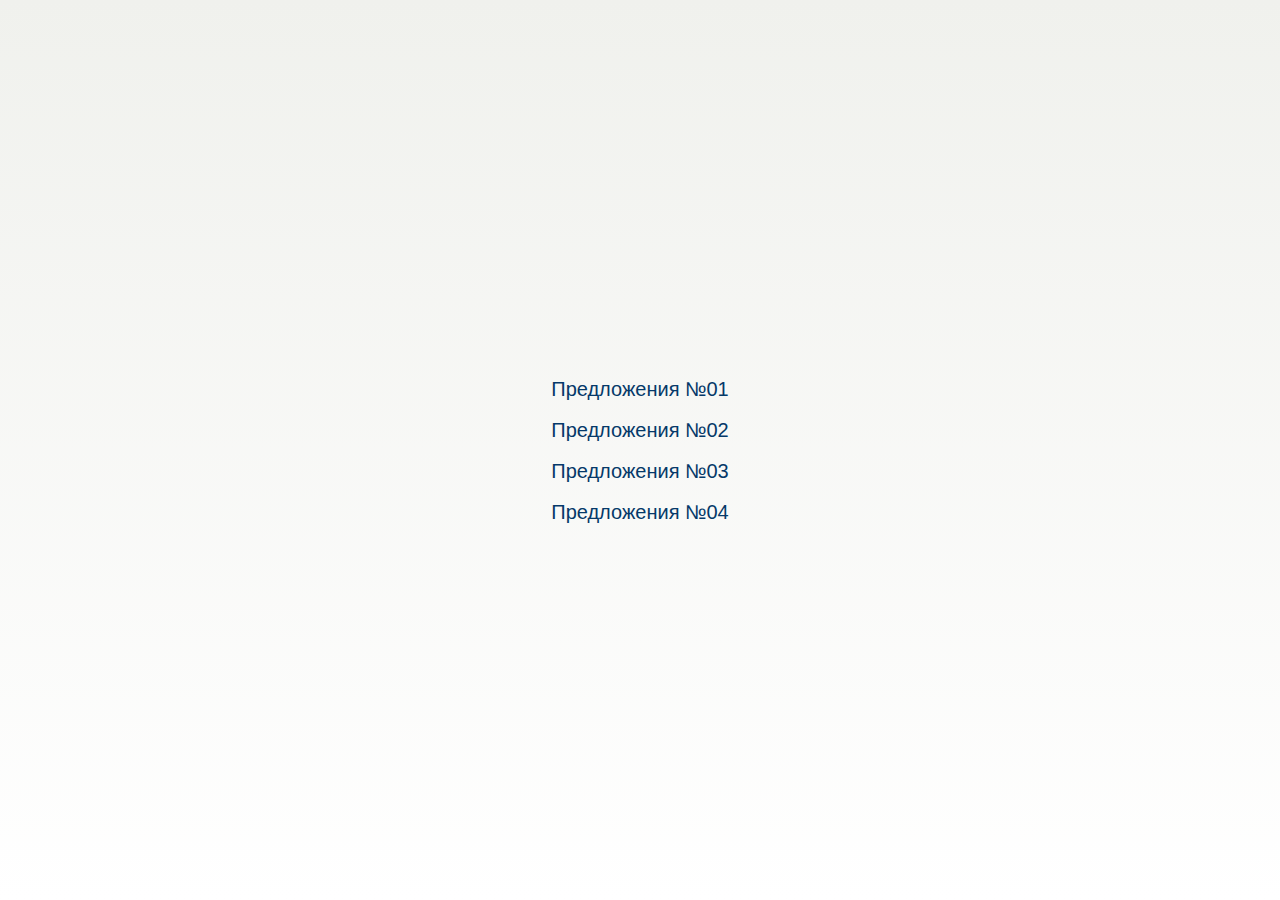
<file: index.html>
<!DOCTYPE html>
<html lang="ru">
  <head>
    <meta charset="UTF-8" />
    <meta name="viewport" content="width=device-width,initial-scale=1" />
    <title>Preview</title></head
  ><style>
    html,
    body {
      height: 100%;
      padding: 0;
      margin: 0;
    }

    a {
      display: block;

      font-family: -apple-system, BlinkMacSystemFont, "Segoe UI", Roboto, Helvetica, Arial, sans-serif,
        "Apple Color Emoji", "Segoe UI Emoji", "Segoe UI Symbol";
      font-size: 20px;
      font-weight: 500;
      line-height: 1.3;
      text-align: center;
      text-decoration: none;
      color: #053969;
    }

    a:hover {
      text-decoration: underline;
    }

    .wrapper {
      min-height: 100%;

      display: grid;
      align-content: center;
      justify-content: center;

      background: linear-gradient(180deg, rgba(240, 241, 237, 1) 0%, rgba(255, 255, 255, 1) 100%);
    }

    .links {
      padding: 50px 0;

      display: grid;
      gap: 15px;
    }
  </style>
  <body>
    <div class="wrapper">
      <div class="links">
        <a href="./offers_01/index.html" target="_blank">Предложения №01</a>
        <a href="./offers_02/index.html" target="_blank">Предложения №02</a>
        <a href="./offers_03/index.html" target="_blank">Предложения №03</a>
        <a href="./offers_04/index.html" target="_blank">Предложения №04</a>
      </div>
    </div>
  </body>
</html>
</file>
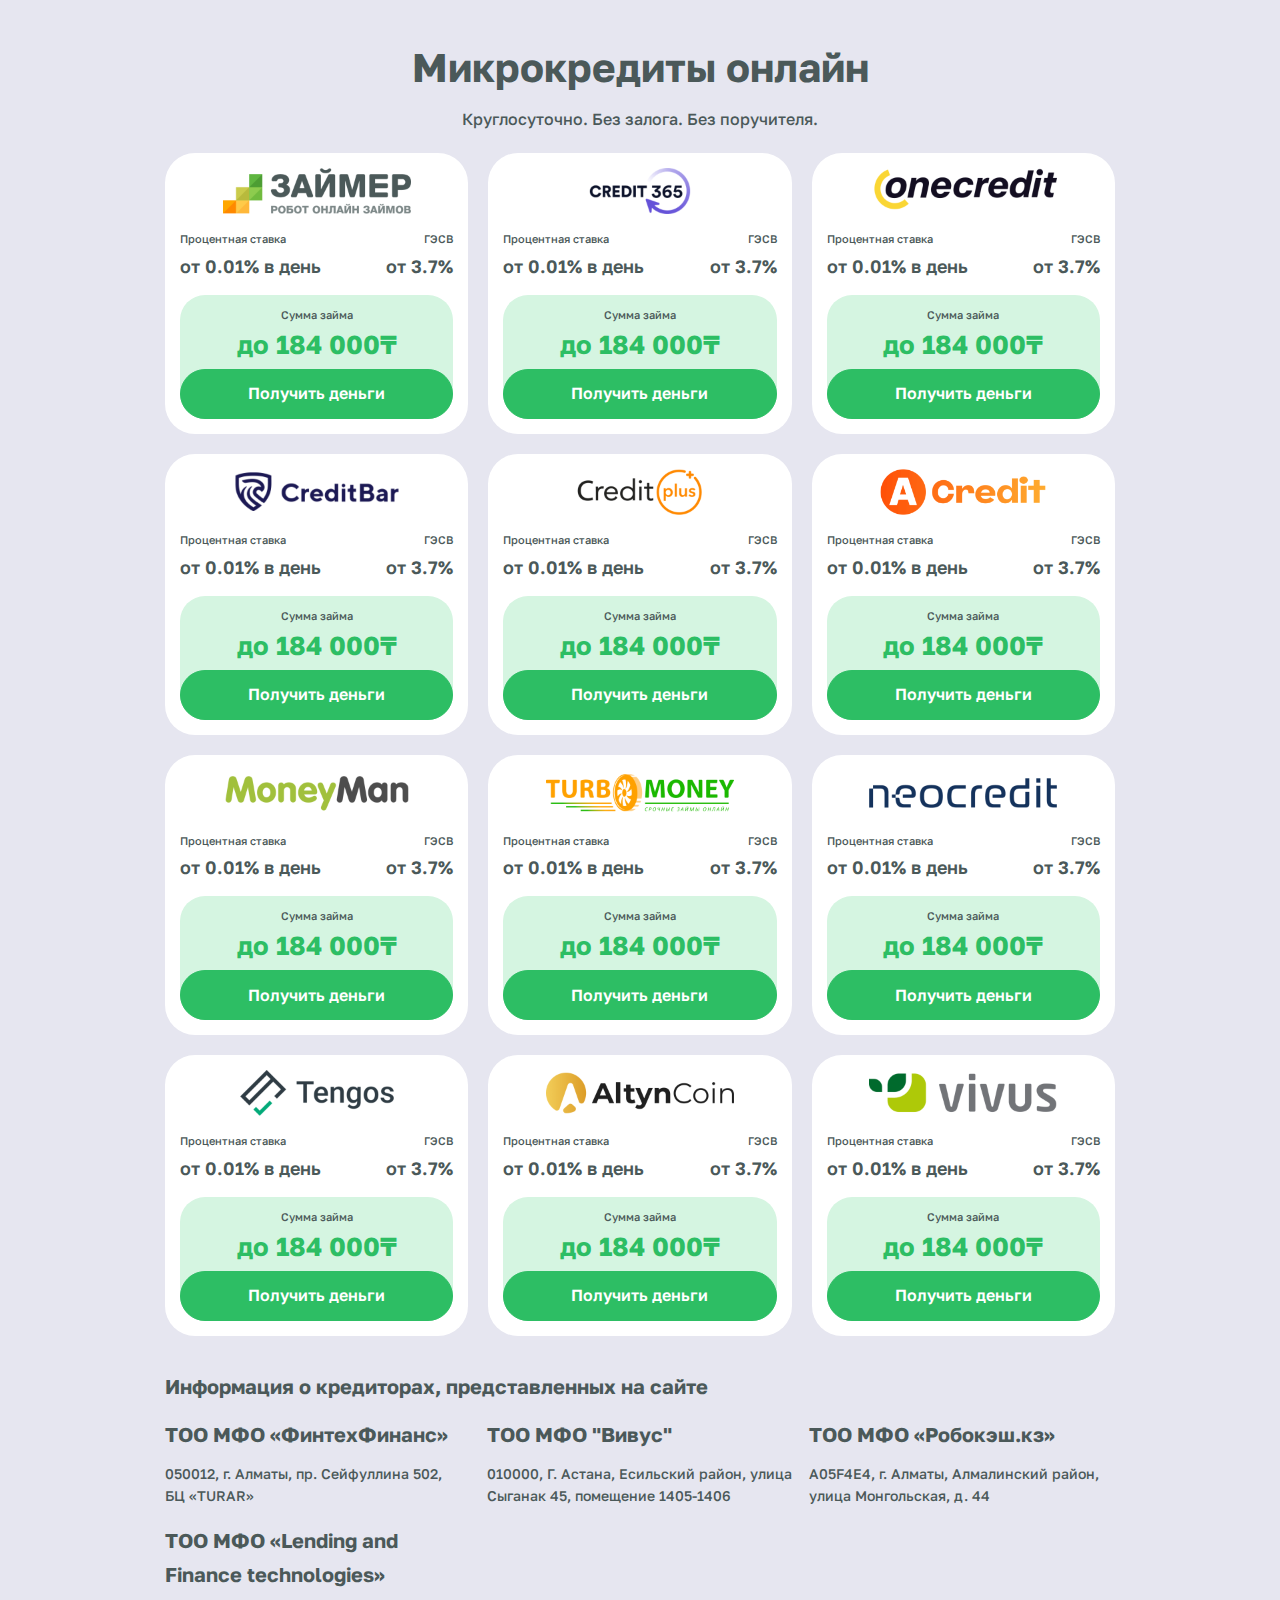
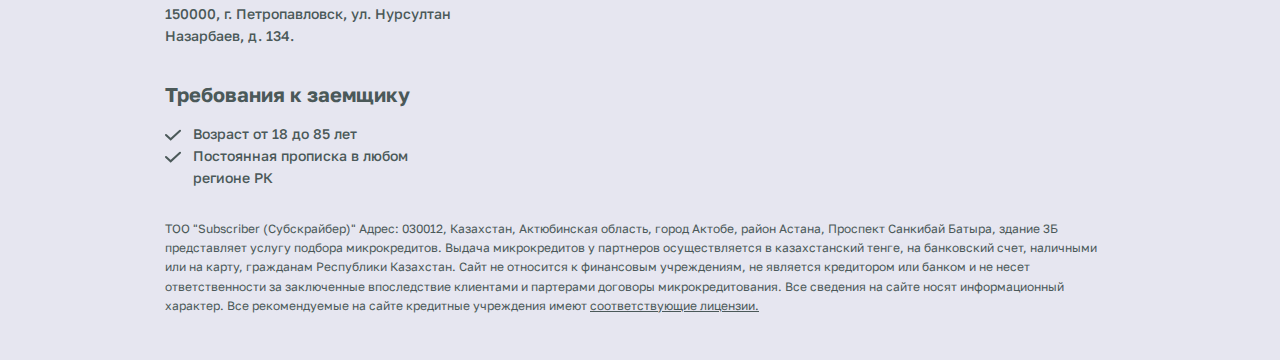
<file: offers_01/index.html>
<!DOCTYPE html><html lang="ru"><head><meta charset="UTF-8"><meta http-equiv="x-ua-compatible" content="ie=edge"><meta name="viewport" content="width=device-width,initial-scale=1,shrink-to-fit=no"><meta name="robots" content="index, follow"><meta name="google" content="notranslate"><meta name="format-detection" content="telephone=no"><meta name="description" content=""><title>Главная</title><link rel="stylesheet" href="./css/index.min.css"></head><body><div class="wrapper"><main class="content"><section class="offers"><div class="container"><div class="offers__wrapper"><h1 class="offers__title">Микрокредиты онлайн</h1><span class="offers__subtitle">Круглосуточно. Без залога. Без поручителя.</span><div class="offers__items"><a class="offers__item offer" href="#"><div class="offer__wrappper"><div class="offer__logo"><img src="./images/offer/logo_01.png" alt="logo"></div><div class="offer__head"><div class="offer__head-row"><p class="offer__text">Процентная ставка</p><p class="offer__text">ГЭСВ</p></div><div class="offer__head-row"><span class="offer__percent">от 0.01% в день</span> <span class="offer__percent">от 3.7%</span></div></div><div class="offer__body"><p class="offer__text">Сумма займа</p><strong class="offer__sum">до 184 000₸</strong> <button class="offer__button" type="button">Получить деньги</button></div></div></a><a class="offers__item offer" href="#"><div class="offer__wrappper"><div class="offer__logo"><img src="./images/offer/logo_02.png" alt="logo"></div><div class="offer__head"><div class="offer__head-row"><p class="offer__text">Процентная ставка</p><p class="offer__text">ГЭСВ</p></div><div class="offer__head-row"><span class="offer__percent">от 0.01% в день</span> <span class="offer__percent">от 3.7%</span></div></div><div class="offer__body"><p class="offer__text">Сумма займа</p><strong class="offer__sum">до 184 000₸</strong> <button class="offer__button" type="button">Получить деньги</button></div></div></a><a class="offers__item offer" href="#"><div class="offer__wrappper"><div class="offer__logo"><img src="./images/offer/logo_03.png" alt="logo"></div><div class="offer__head"><div class="offer__head-row"><p class="offer__text">Процентная ставка</p><p class="offer__text">ГЭСВ</p></div><div class="offer__head-row"><span class="offer__percent">от 0.01% в день</span> <span class="offer__percent">от 3.7%</span></div></div><div class="offer__body"><p class="offer__text">Сумма займа</p><strong class="offer__sum">до 184 000₸</strong> <button class="offer__button" type="button">Получить деньги</button></div></div></a><a class="offers__item offer" href="#"><div class="offer__wrappper"><div class="offer__logo"><img src="./images/offer/logo_04.png" alt="logo"></div><div class="offer__head"><div class="offer__head-row"><p class="offer__text">Процентная ставка</p><p class="offer__text">ГЭСВ</p></div><div class="offer__head-row"><span class="offer__percent">от 0.01% в день</span> <span class="offer__percent">от 3.7%</span></div></div><div class="offer__body"><p class="offer__text">Сумма займа</p><strong class="offer__sum">до 184 000₸</strong> <button class="offer__button" type="button">Получить деньги</button></div></div></a><a class="offers__item offer" href="#"><div class="offer__wrappper"><div class="offer__logo"><img src="./images/offer/logo_05.png" alt="logo"></div><div class="offer__head"><div class="offer__head-row"><p class="offer__text">Процентная ставка</p><p class="offer__text">ГЭСВ</p></div><div class="offer__head-row"><span class="offer__percent">от 0.01% в день</span> <span class="offer__percent">от 3.7%</span></div></div><div class="offer__body"><p class="offer__text">Сумма займа</p><strong class="offer__sum">до 184 000₸</strong> <button class="offer__button" type="button">Получить деньги</button></div></div></a><a class="offers__item offer" href="#"><div class="offer__wrappper"><div class="offer__logo"><img src="./images/offer/logo_06.png" alt="logo"></div><div class="offer__head"><div class="offer__head-row"><p class="offer__text">Процентная ставка</p><p class="offer__text">ГЭСВ</p></div><div class="offer__head-row"><span class="offer__percent">от 0.01% в день</span> <span class="offer__percent">от 3.7%</span></div></div><div class="offer__body"><p class="offer__text">Сумма займа</p><strong class="offer__sum">до 184 000₸</strong> <button class="offer__button" type="button">Получить деньги</button></div></div></a><a class="offers__item offer" href="#"><div class="offer__wrappper"><div class="offer__logo"><img src="./images/offer/logo_07.png" alt="logo"></div><div class="offer__head"><div class="offer__head-row"><p class="offer__text">Процентная ставка</p><p class="offer__text">ГЭСВ</p></div><div class="offer__head-row"><span class="offer__percent">от 0.01% в день</span> <span class="offer__percent">от 3.7%</span></div></div><div class="offer__body"><p class="offer__text">Сумма займа</p><strong class="offer__sum">до 184 000₸</strong> <button class="offer__button" type="button">Получить деньги</button></div></div></a><a class="offers__item offer" href="#"><div class="offer__wrappper"><div class="offer__logo"><img src="./images/offer/logo_08.png" alt="logo"></div><div class="offer__head"><div class="offer__head-row"><p class="offer__text">Процентная ставка</p><p class="offer__text">ГЭСВ</p></div><div class="offer__head-row"><span class="offer__percent">от 0.01% в день</span> <span class="offer__percent">от 3.7%</span></div></div><div class="offer__body"><p class="offer__text">Сумма займа</p><strong class="offer__sum">до 184 000₸</strong> <button class="offer__button" type="button">Получить деньги</button></div></div></a><a class="offers__item offer" href="#"><div class="offer__wrappper"><div class="offer__logo"><img src="./images/offer/logo_09.png" alt="logo"></div><div class="offer__head"><div class="offer__head-row"><p class="offer__text">Процентная ставка</p><p class="offer__text">ГЭСВ</p></div><div class="offer__head-row"><span class="offer__percent">от 0.01% в день</span> <span class="offer__percent">от 3.7%</span></div></div><div class="offer__body"><p class="offer__text">Сумма займа</p><strong class="offer__sum">до 184 000₸</strong> <button class="offer__button" type="button">Получить деньги</button></div></div></a><a class="offers__item offer" href="#"><div class="offer__wrappper"><div class="offer__logo"><img src="./images/offer/logo_10.png" alt="logo"></div><div class="offer__head"><div class="offer__head-row"><p class="offer__text">Процентная ставка</p><p class="offer__text">ГЭСВ</p></div><div class="offer__head-row"><span class="offer__percent">от 0.01% в день</span> <span class="offer__percent">от 3.7%</span></div></div><div class="offer__body"><p class="offer__text">Сумма займа</p><strong class="offer__sum">до 184 000₸</strong> <button class="offer__button" type="button">Получить деньги</button></div></div></a><a class="offers__item offer" href="#"><div class="offer__wrappper"><div class="offer__logo"><img src="./images/offer/logo_11.png" alt="logo"></div><div class="offer__head"><div class="offer__head-row"><p class="offer__text">Процентная ставка</p><p class="offer__text">ГЭСВ</p></div><div class="offer__head-row"><span class="offer__percent">от 0.01% в день</span> <span class="offer__percent">от 3.7%</span></div></div><div class="offer__body"><p class="offer__text">Сумма займа</p><strong class="offer__sum">до 184 000₸</strong> <button class="offer__button" type="button">Получить деньги</button></div></div></a><a class="offers__item offer" href="#"><div class="offer__wrappper"><div class="offer__logo"><img src="./images/offer/logo_12.png" alt="logo"></div><div class="offer__head"><div class="offer__head-row"><p class="offer__text">Процентная ставка</p><p class="offer__text">ГЭСВ</p></div><div class="offer__head-row"><span class="offer__percent">от 0.01% в день</span> <span class="offer__percent">от 3.7%</span></div></div><div class="offer__body"><p class="offer__text">Сумма займа</p><strong class="offer__sum">до 184 000₸</strong> <button class="offer__button" type="button">Получить деньги</button></div></div></a></div></div></div></section></main><footer class="footer"><div class="container"><div class="footer__wrapper"><span class="footer__title">Информация о кредиторах, представленных на сайте</span><div class="footer__row"><div class="footer__col"><span class="footer__label">ТОО МФО «ФинтехФинанс»</span><p class="footer__text">050012, г. Алматы, пр. Сейфуллина 502, БЦ «TURAR»</p></div><div class="footer__col"><span class="footer__label">ТОО МФО "Вивус"</span><p class="footer__text">010000, Г. Астана, Есильский район, улица Сыганак 45, помещение 1405-1406</p></div><div class="footer__col"><span class="footer__label">ТОО МФО «Робокэш.кз»</span><p class="footer__text">A05F4E4, г. Алматы, Алмалинский район, улица Монгольская, д. 44</p></div><div class="footer__col"><span class="footer__label">ТОО МФО «Lending and Finance technologies»</span><p class="footer__text">150000, г. Петропавловск, ул. Нурсултан Назарбаев, д. 134.</p></div></div><div class="footer__row"><div class="footer__col"><span class="footer__label">Требования к заемщику</span><ul class="footer__list"><li><p class="footer__text">Возраст от 18 до 85 лет</p></li><li><p class="footer__text">Постоянная прописка в любом регионе РК</p></li></ul></div></div><p class="footer__info">ТОО "Subscriber (Субскрайбер)" Адрес: 030012, Казахстан, Актюбинская область, город Актобе, район Астана, Проспект Санкибай Батыра, здание 3Б представляет услугу подбора микрокредитов. Выдача микрокредитов у партнеров осуществляется в казахстанский тенге, на банковский счет, наличными или на карту, гражданам Республики Казахстан. Сайт не относится к финансовым учреждениям, не является кредитором или банком и не несет ответственности за заключенные впоследствие клиентами и партерами договоры микрокредитования. Все сведения на сайте носят информационный характер. Все рекомендуемые на сайте кредитные учреждения имеют <a href="#">соответствующие лицензии.</a></p></div></div></footer></div></body></html>
</file>
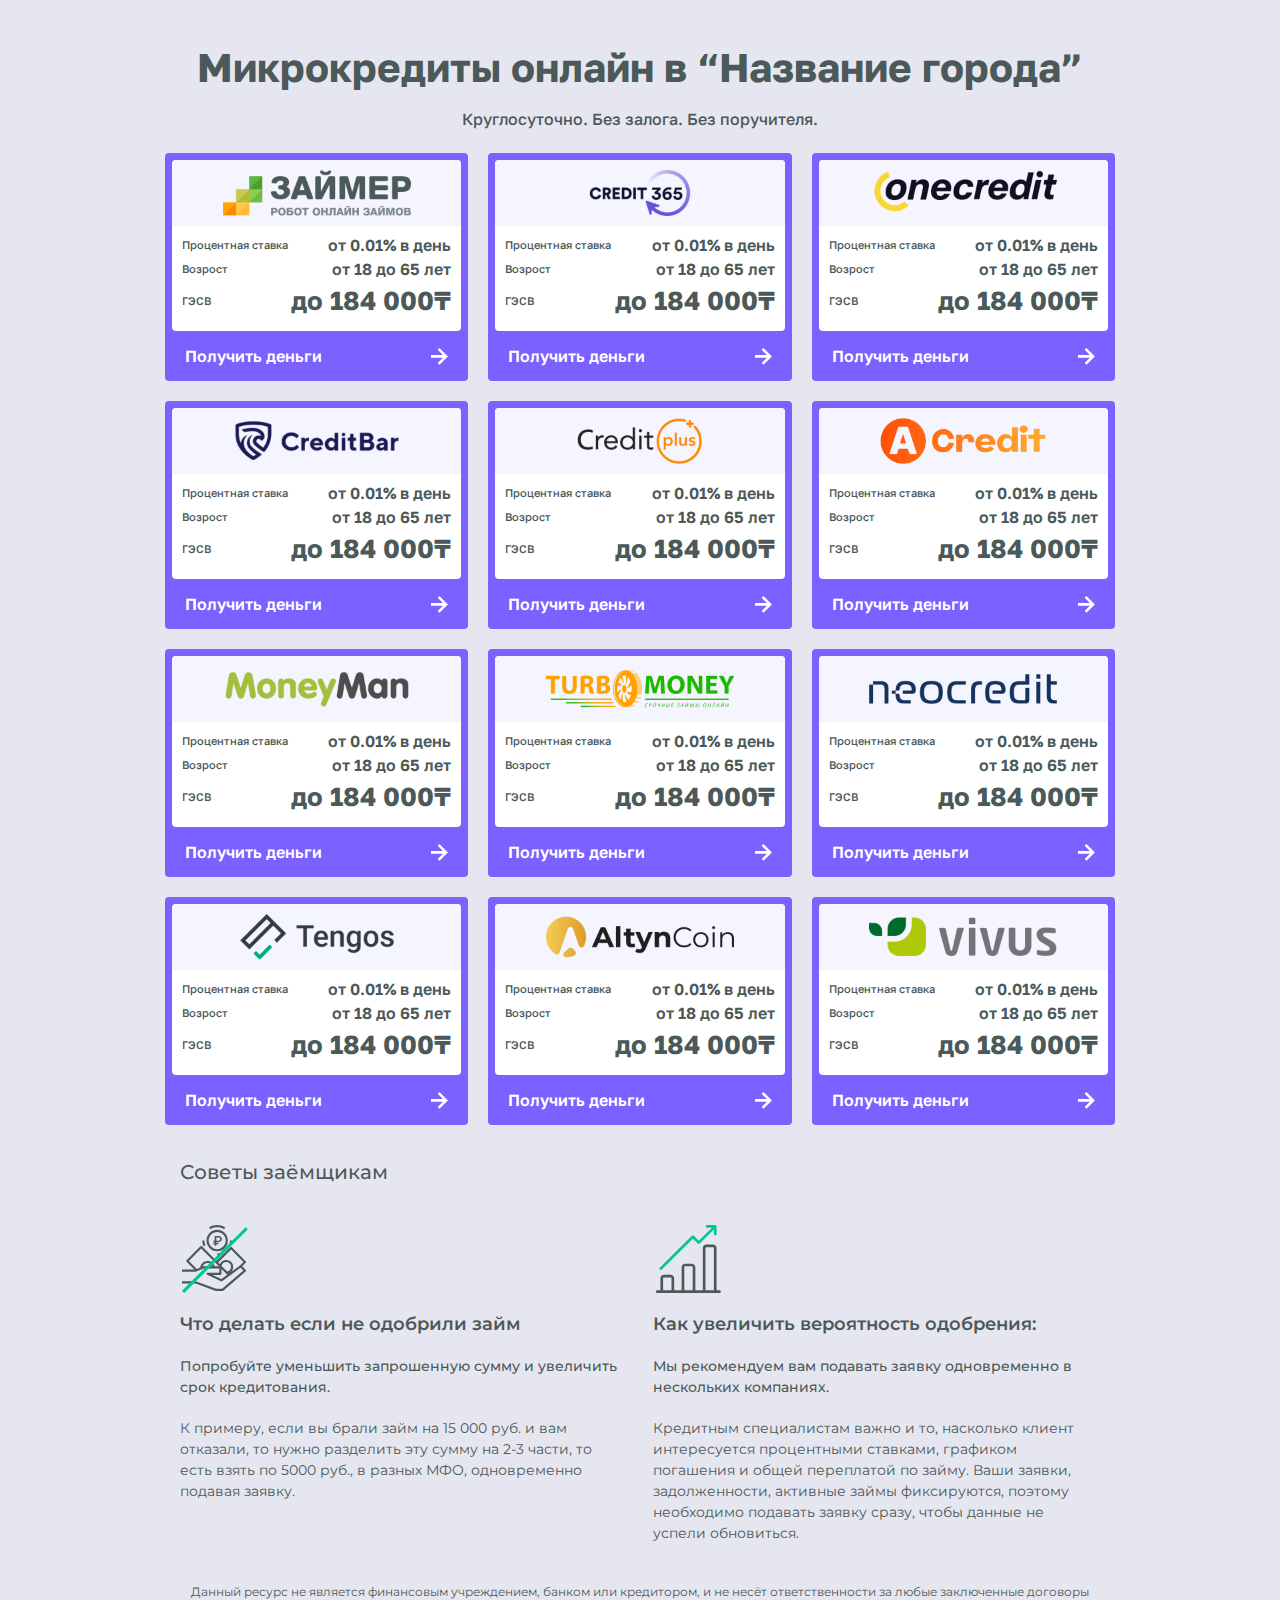
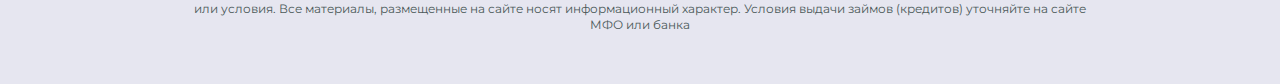
<file: offers_02/index.html>
<!DOCTYPE html>
<html lang="ru">
  <head>
    <meta charset="UTF-8" />

<!-- Useful meta tags -->
<meta http-equiv="x-ua-compatible" content="ie=edge" />
<meta
  name="viewport"
  content="width=device-width, initial-scale=1, shrink-to-fit=no"
/>
<meta name="robots" content="index, follow" />
<meta name="google" content="notranslate" />
<meta name="format-detection" content="telephone=no" />
<meta name="description" content="" />

<!-- Favicon -->

<!-- 
EXAMPLE!

<link rel="apple-touch-icon" sizes="180x180" href="./favicon/NAME-FAVICON">
<link rel="icon" type="image/png" sizes="32x32" href="./favicon/NAME-FAVICON">
<link rel="icon" type="image/png" sizes="16x16" href="./favicon/NAME-FAVICON">
<link rel="manifest" href="./favicon/NAME-FAVICON">
<link rel="mask-icon" href="./favicon/NAME-FAVICON" color="#5bbad5">
<meta name="msapplication-TileColor" content="#ffb85f">
<meta name="theme-color" content="#ff0000"> 
-->

<title>Главная</title>

    
    <link rel="stylesheet" href="./css/index.min.css" />
  </head>
  <body>
    <div class="wrapper">
      <main class="content">
        <section class="offers">
  <div class="container">
    <div class="offers__wrapper">
      <h1 class="offers__title">Микрокредиты онлайн в “Название города”</h1>
      <span class="offers__subtitle"
        >Круглосуточно. Без залога. Без поручителя.</span
      >

      <div class="offers__items">
        <a class="offers__item offer" href="#">
  <div class="offer__wrappper">
    <div class="offer__body">
      <div class="offer__logo">
        <img src="./images/offer/logo_01.png" alt="logo" />
      </div>

      <div class="offer__info">
        <div class="offer__row">
          <span class="offer__label">Процентная ставка</span>
          <span class="offer__value">от 0.01% в день</span>
        </div>
        <div class="offer__row">
          <span class="offer__label">Возрост</span>
          <span class="offer__value">от 18 до 65 лет</span>
        </div>
        <div class="offer__row">
          <span class="offer__label">ГЭСВ</span>
          <strong class="offer__sum">до 184 000₸</strong>
        </div>
      </div>
    </div>

    <button class="offer__button" type="button">
      <span>Получить деньги</span>
      <svg>
        <use
          href="./images/sprite.svg#arrow"
          xlink:href="./images/sprite.svg#arrow"
        ></use>
      </svg>
    </button>
  </div>
</a>

        <a class="offers__item offer" href="#">
  <div class="offer__wrappper">
    <div class="offer__body">
      <div class="offer__logo">
        <img src="./images/offer/logo_02.png" alt="logo" />
      </div>

      <div class="offer__info">
        <div class="offer__row">
          <span class="offer__label">Процентная ставка</span>
          <span class="offer__value">от 0.01% в день</span>
        </div>
        <div class="offer__row">
          <span class="offer__label">Возрост</span>
          <span class="offer__value">от 18 до 65 лет</span>
        </div>
        <div class="offer__row">
          <span class="offer__label">ГЭСВ</span>
          <strong class="offer__sum">до 184 000₸</strong>
        </div>
      </div>
    </div>

    <button class="offer__button" type="button">
      <span>Получить деньги</span>
      <svg>
        <use
          href="./images/sprite.svg#arrow"
          xlink:href="./images/sprite.svg#arrow"
        ></use>
      </svg>
    </button>
  </div>
</a>

        <a class="offers__item offer" href="#">
  <div class="offer__wrappper">
    <div class="offer__body">
      <div class="offer__logo">
        <img src="./images/offer/logo_03.png" alt="logo" />
      </div>

      <div class="offer__info">
        <div class="offer__row">
          <span class="offer__label">Процентная ставка</span>
          <span class="offer__value">от 0.01% в день</span>
        </div>
        <div class="offer__row">
          <span class="offer__label">Возрост</span>
          <span class="offer__value">от 18 до 65 лет</span>
        </div>
        <div class="offer__row">
          <span class="offer__label">ГЭСВ</span>
          <strong class="offer__sum">до 184 000₸</strong>
        </div>
      </div>
    </div>

    <button class="offer__button" type="button">
      <span>Получить деньги</span>
      <svg>
        <use
          href="./images/sprite.svg#arrow"
          xlink:href="./images/sprite.svg#arrow"
        ></use>
      </svg>
    </button>
  </div>
</a>

        <a class="offers__item offer" href="#">
  <div class="offer__wrappper">
    <div class="offer__body">
      <div class="offer__logo">
        <img src="./images/offer/logo_04.png" alt="logo" />
      </div>

      <div class="offer__info">
        <div class="offer__row">
          <span class="offer__label">Процентная ставка</span>
          <span class="offer__value">от 0.01% в день</span>
        </div>
        <div class="offer__row">
          <span class="offer__label">Возрост</span>
          <span class="offer__value">от 18 до 65 лет</span>
        </div>
        <div class="offer__row">
          <span class="offer__label">ГЭСВ</span>
          <strong class="offer__sum">до 184 000₸</strong>
        </div>
      </div>
    </div>

    <button class="offer__button" type="button">
      <span>Получить деньги</span>
      <svg>
        <use
          href="./images/sprite.svg#arrow"
          xlink:href="./images/sprite.svg#arrow"
        ></use>
      </svg>
    </button>
  </div>
</a>

        <a class="offers__item offer" href="#">
  <div class="offer__wrappper">
    <div class="offer__body">
      <div class="offer__logo">
        <img src="./images/offer/logo_05.png" alt="logo" />
      </div>

      <div class="offer__info">
        <div class="offer__row">
          <span class="offer__label">Процентная ставка</span>
          <span class="offer__value">от 0.01% в день</span>
        </div>
        <div class="offer__row">
          <span class="offer__label">Возрост</span>
          <span class="offer__value">от 18 до 65 лет</span>
        </div>
        <div class="offer__row">
          <span class="offer__label">ГЭСВ</span>
          <strong class="offer__sum">до 184 000₸</strong>
        </div>
      </div>
    </div>

    <button class="offer__button" type="button">
      <span>Получить деньги</span>
      <svg>
        <use
          href="./images/sprite.svg#arrow"
          xlink:href="./images/sprite.svg#arrow"
        ></use>
      </svg>
    </button>
  </div>
</a>

        <a class="offers__item offer" href="#">
  <div class="offer__wrappper">
    <div class="offer__body">
      <div class="offer__logo">
        <img src="./images/offer/logo_06.png" alt="logo" />
      </div>

      <div class="offer__info">
        <div class="offer__row">
          <span class="offer__label">Процентная ставка</span>
          <span class="offer__value">от 0.01% в день</span>
        </div>
        <div class="offer__row">
          <span class="offer__label">Возрост</span>
          <span class="offer__value">от 18 до 65 лет</span>
        </div>
        <div class="offer__row">
          <span class="offer__label">ГЭСВ</span>
          <strong class="offer__sum">до 184 000₸</strong>
        </div>
      </div>
    </div>

    <button class="offer__button" type="button">
      <span>Получить деньги</span>
      <svg>
        <use
          href="./images/sprite.svg#arrow"
          xlink:href="./images/sprite.svg#arrow"
        ></use>
      </svg>
    </button>
  </div>
</a>

        <a class="offers__item offer" href="#">
  <div class="offer__wrappper">
    <div class="offer__body">
      <div class="offer__logo">
        <img src="./images/offer/logo_07.png" alt="logo" />
      </div>

      <div class="offer__info">
        <div class="offer__row">
          <span class="offer__label">Процентная ставка</span>
          <span class="offer__value">от 0.01% в день</span>
        </div>
        <div class="offer__row">
          <span class="offer__label">Возрост</span>
          <span class="offer__value">от 18 до 65 лет</span>
        </div>
        <div class="offer__row">
          <span class="offer__label">ГЭСВ</span>
          <strong class="offer__sum">до 184 000₸</strong>
        </div>
      </div>
    </div>

    <button class="offer__button" type="button">
      <span>Получить деньги</span>
      <svg>
        <use
          href="./images/sprite.svg#arrow"
          xlink:href="./images/sprite.svg#arrow"
        ></use>
      </svg>
    </button>
  </div>
</a>

        <a class="offers__item offer" href="#">
  <div class="offer__wrappper">
    <div class="offer__body">
      <div class="offer__logo">
        <img src="./images/offer/logo_08.png" alt="logo" />
      </div>

      <div class="offer__info">
        <div class="offer__row">
          <span class="offer__label">Процентная ставка</span>
          <span class="offer__value">от 0.01% в день</span>
        </div>
        <div class="offer__row">
          <span class="offer__label">Возрост</span>
          <span class="offer__value">от 18 до 65 лет</span>
        </div>
        <div class="offer__row">
          <span class="offer__label">ГЭСВ</span>
          <strong class="offer__sum">до 184 000₸</strong>
        </div>
      </div>
    </div>

    <button class="offer__button" type="button">
      <span>Получить деньги</span>
      <svg>
        <use
          href="./images/sprite.svg#arrow"
          xlink:href="./images/sprite.svg#arrow"
        ></use>
      </svg>
    </button>
  </div>
</a>

        <a class="offers__item offer" href="#">
  <div class="offer__wrappper">
    <div class="offer__body">
      <div class="offer__logo">
        <img src="./images/offer/logo_09.png" alt="logo" />
      </div>

      <div class="offer__info">
        <div class="offer__row">
          <span class="offer__label">Процентная ставка</span>
          <span class="offer__value">от 0.01% в день</span>
        </div>
        <div class="offer__row">
          <span class="offer__label">Возрост</span>
          <span class="offer__value">от 18 до 65 лет</span>
        </div>
        <div class="offer__row">
          <span class="offer__label">ГЭСВ</span>
          <strong class="offer__sum">до 184 000₸</strong>
        </div>
      </div>
    </div>

    <button class="offer__button" type="button">
      <span>Получить деньги</span>
      <svg>
        <use
          href="./images/sprite.svg#arrow"
          xlink:href="./images/sprite.svg#arrow"
        ></use>
      </svg>
    </button>
  </div>
</a>

        <a class="offers__item offer" href="#">
  <div class="offer__wrappper">
    <div class="offer__body">
      <div class="offer__logo">
        <img src="./images/offer/logo_10.png" alt="logo" />
      </div>

      <div class="offer__info">
        <div class="offer__row">
          <span class="offer__label">Процентная ставка</span>
          <span class="offer__value">от 0.01% в день</span>
        </div>
        <div class="offer__row">
          <span class="offer__label">Возрост</span>
          <span class="offer__value">от 18 до 65 лет</span>
        </div>
        <div class="offer__row">
          <span class="offer__label">ГЭСВ</span>
          <strong class="offer__sum">до 184 000₸</strong>
        </div>
      </div>
    </div>

    <button class="offer__button" type="button">
      <span>Получить деньги</span>
      <svg>
        <use
          href="./images/sprite.svg#arrow"
          xlink:href="./images/sprite.svg#arrow"
        ></use>
      </svg>
    </button>
  </div>
</a>

        <a class="offers__item offer" href="#">
  <div class="offer__wrappper">
    <div class="offer__body">
      <div class="offer__logo">
        <img src="./images/offer/logo_11.png" alt="logo" />
      </div>

      <div class="offer__info">
        <div class="offer__row">
          <span class="offer__label">Процентная ставка</span>
          <span class="offer__value">от 0.01% в день</span>
        </div>
        <div class="offer__row">
          <span class="offer__label">Возрост</span>
          <span class="offer__value">от 18 до 65 лет</span>
        </div>
        <div class="offer__row">
          <span class="offer__label">ГЭСВ</span>
          <strong class="offer__sum">до 184 000₸</strong>
        </div>
      </div>
    </div>

    <button class="offer__button" type="button">
      <span>Получить деньги</span>
      <svg>
        <use
          href="./images/sprite.svg#arrow"
          xlink:href="./images/sprite.svg#arrow"
        ></use>
      </svg>
    </button>
  </div>
</a>

        <a class="offers__item offer" href="#">
  <div class="offer__wrappper">
    <div class="offer__body">
      <div class="offer__logo">
        <img src="./images/offer/logo_12.png" alt="logo" />
      </div>

      <div class="offer__info">
        <div class="offer__row">
          <span class="offer__label">Процентная ставка</span>
          <span class="offer__value">от 0.01% в день</span>
        </div>
        <div class="offer__row">
          <span class="offer__label">Возрост</span>
          <span class="offer__value">от 18 до 65 лет</span>
        </div>
        <div class="offer__row">
          <span class="offer__label">ГЭСВ</span>
          <strong class="offer__sum">до 184 000₸</strong>
        </div>
      </div>
    </div>

    <button class="offer__button" type="button">
      <span>Получить деньги</span>
      <svg>
        <use
          href="./images/sprite.svg#arrow"
          xlink:href="./images/sprite.svg#arrow"
        ></use>
      </svg>
    </button>
  </div>
</a>

      </div>
    </div>
  </div>
</section>

      </main>

      <footer class="footer">
  <div class="container">
    <div class="footer__wrapper">
      <div class="footer__title">Советы заёмщикам</div>

      <div class="footer__row">
        <div class="footer__col">
          <div class="footer__icon">
            <img src="./images/footer/icon_01.svg" alt="icon" />
          </div>

          <span class="footer__label">Что делать если не одобрили займ</span>
          <p class="footer__text footer__text_bold">
            Попробуйте уменьшить запрошенную сумму и увеличить срок
            кредитования.
          </p>
          <p class="footer__text">
            К примеру, если вы брали займ на 15 000 руб. и вам отказали, то
            нужно разделить эту сумму на 2-3 части, то есть взять по 5000 руб.,
            в разных МФО, одновременно подавая заявку.
          </p>
        </div>

        <div class="footer__col">
          <div class="footer__icon">
            <img src="./images/footer/icon_02.svg" alt="icon" />
          </div>

          <span class="footer__label"
            >Как увеличить вероятность одобрения:</span
          >
          <p class="footer__text footer__text_bold">
            Мы рекомендуем вам подавать заявку одновременно в нескольких
            компаниях.
          </p>
          <p class="footer__text">
            Кредитным специалистам важно и то, насколько клиент интересуется
            процентными ставками, графиком погашения и общей переплатой по
            займу. Ваши заявки, задолженности, активные займы фиксируются,
            поэтому необходимо подавать заявку сразу, чтобы данные не успели
            обновиться.
          </p>
        </div>
      </div>

      <p class="footer__info">
        Данный ресурс не является финансовым учреждением, банком или кредитором,
        и не несёт ответственности за любые заключенные договоры или условия.
        Все материалы, размещенные на сайте носят информационный характер.
        Условия выдачи займов (кредитов) уточняйте на сайте МФО или банка
      </p>
    </div>
  </div>
</footer>

    </div>
  </body>
</html>
</file>
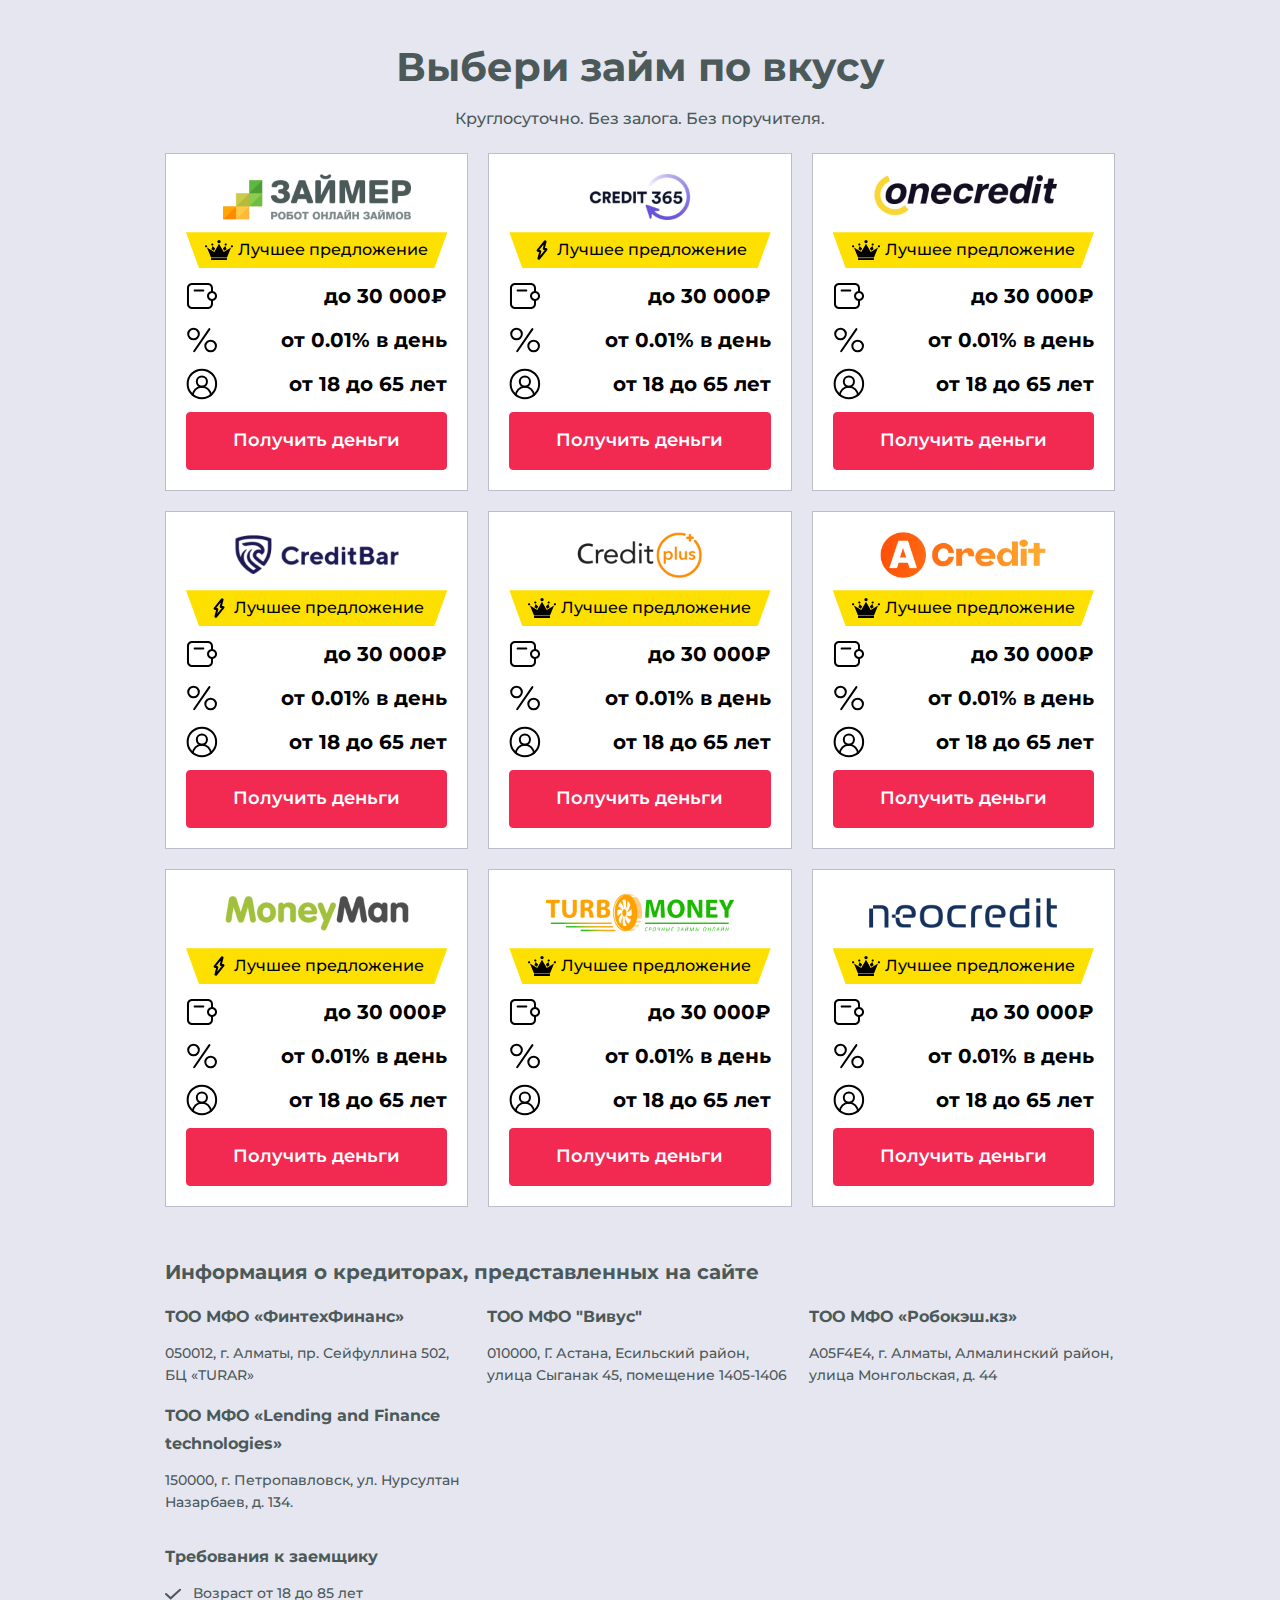
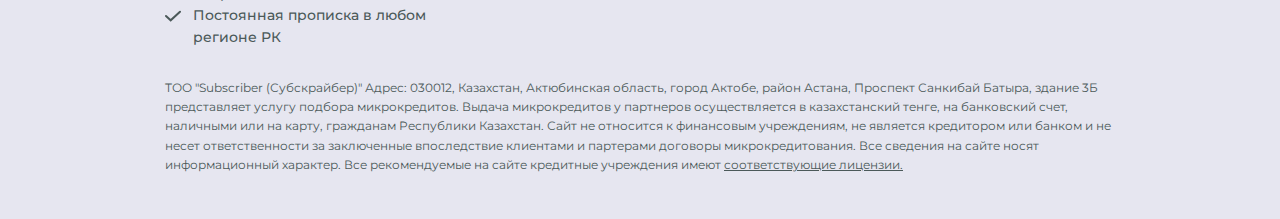
<file: offers_03/index.html>
<!DOCTYPE html><html lang="ru"><head><meta charset="UTF-8"><meta http-equiv="x-ua-compatible" content="ie=edge"><meta name="viewport" content="width=device-width,initial-scale=1,shrink-to-fit=no"><meta name="robots" content="index, follow"><meta name="google" content="notranslate"><meta name="format-detection" content="telephone=no"><meta name="description" content=""><title>Главная</title><link rel="stylesheet" href="./css/index.min.css"></head><body><div class="wrapper"><main class="content"><section class="offers"><div class="container"><div class="offers__wrapper"><h1 class="offers__title">Выбери займ по вкусу</h1><span class="offers__subtitle">Круглосуточно. Без залога. Без поручителя.</span><div class="offers__items"><a class="offers__item offer" href="#"><div class="offer__wrappper"><div class="offer__logo"><img src="./images/offer/logo_01.png" alt="logo"></div><div class="offer__embed"><img src="./images/offer/icon_01.svg" alt="icon"> <span>Лучшее предложение</span></div><div class="offer__row"><div class="offer__icon"><img src="./images/offer/icon_02.svg" alt="icon"></div><span class="offer__label">до 30 000₽</span></div><div class="offer__row"><div class="offer__icon"><img src="./images/offer/icon_03.svg" alt="icon"></div><span class="offer__label">от 0.01% в день</span></div><div class="offer__row"><div class="offer__icon"><img src="./images/offer/icon_04.svg" alt="icon"></div><span class="offer__label">от 18 до 65 лет</span></div><button class="offer__button" type="button">Получить деньги</button></div></a><a class="offers__item offer" href="#"><div class="offer__wrappper"><div class="offer__logo"><img src="./images/offer/logo_02.png" alt="logo"></div><div class="offer__embed"><img src="./images/offer/icon_05.svg" alt="icon"> <span>Лучшее предложение</span></div><div class="offer__row"><div class="offer__icon"><img src="./images/offer/icon_02.svg" alt="icon"></div><span class="offer__label">до 30 000₽</span></div><div class="offer__row"><div class="offer__icon"><img src="./images/offer/icon_03.svg" alt="icon"></div><span class="offer__label">от 0.01% в день</span></div><div class="offer__row"><div class="offer__icon"><img src="./images/offer/icon_04.svg" alt="icon"></div><span class="offer__label">от 18 до 65 лет</span></div><button class="offer__button" type="button">Получить деньги</button></div></a><a class="offers__item offer" href="#"><div class="offer__wrappper"><div class="offer__logo"><img src="./images/offer/logo_03.png" alt="logo"></div><div class="offer__embed"><img src="./images/offer/icon_01.svg" alt="icon"> <span>Лучшее предложение</span></div><div class="offer__row"><div class="offer__icon"><img src="./images/offer/icon_02.svg" alt="icon"></div><span class="offer__label">до 30 000₽</span></div><div class="offer__row"><div class="offer__icon"><img src="./images/offer/icon_03.svg" alt="icon"></div><span class="offer__label">от 0.01% в день</span></div><div class="offer__row"><div class="offer__icon"><img src="./images/offer/icon_04.svg" alt="icon"></div><span class="offer__label">от 18 до 65 лет</span></div><button class="offer__button" type="button">Получить деньги</button></div></a><a class="offers__item offer" href="#"><div class="offer__wrappper"><div class="offer__logo"><img src="./images/offer/logo_04.png" alt="logo"></div><div class="offer__embed"><img src="./images/offer/icon_05.svg" alt="icon"> <span>Лучшее предложение</span></div><div class="offer__row"><div class="offer__icon"><img src="./images/offer/icon_02.svg" alt="icon"></div><span class="offer__label">до 30 000₽</span></div><div class="offer__row"><div class="offer__icon"><img src="./images/offer/icon_03.svg" alt="icon"></div><span class="offer__label">от 0.01% в день</span></div><div class="offer__row"><div class="offer__icon"><img src="./images/offer/icon_04.svg" alt="icon"></div><span class="offer__label">от 18 до 65 лет</span></div><button class="offer__button" type="button">Получить деньги</button></div></a><a class="offers__item offer" href="#"><div class="offer__wrappper"><div class="offer__logo"><img src="./images/offer/logo_05.png" alt="logo"></div><div class="offer__embed"><img src="./images/offer/icon_01.svg" alt="icon"> <span>Лучшее предложение</span></div><div class="offer__row"><div class="offer__icon"><img src="./images/offer/icon_02.svg" alt="icon"></div><span class="offer__label">до 30 000₽</span></div><div class="offer__row"><div class="offer__icon"><img src="./images/offer/icon_03.svg" alt="icon"></div><span class="offer__label">от 0.01% в день</span></div><div class="offer__row"><div class="offer__icon"><img src="./images/offer/icon_04.svg" alt="icon"></div><span class="offer__label">от 18 до 65 лет</span></div><button class="offer__button" type="button">Получить деньги</button></div></a><a class="offers__item offer" href="#"><div class="offer__wrappper"><div class="offer__logo"><img src="./images/offer/logo_06.png" alt="logo"></div><div class="offer__embed"><img src="./images/offer/icon_01.svg" alt="icon"> <span>Лучшее предложение</span></div><div class="offer__row"><div class="offer__icon"><img src="./images/offer/icon_02.svg" alt="icon"></div><span class="offer__label">до 30 000₽</span></div><div class="offer__row"><div class="offer__icon"><img src="./images/offer/icon_03.svg" alt="icon"></div><span class="offer__label">от 0.01% в день</span></div><div class="offer__row"><div class="offer__icon"><img src="./images/offer/icon_04.svg" alt="icon"></div><span class="offer__label">от 18 до 65 лет</span></div><button class="offer__button" type="button">Получить деньги</button></div></a><a class="offers__item offer" href="#"><div class="offer__wrappper"><div class="offer__logo"><img src="./images/offer/logo_07.png" alt="logo"></div><div class="offer__embed"><img src="./images/offer/icon_05.svg" alt="icon"> <span>Лучшее предложение</span></div><div class="offer__row"><div class="offer__icon"><img src="./images/offer/icon_02.svg" alt="icon"></div><span class="offer__label">до 30 000₽</span></div><div class="offer__row"><div class="offer__icon"><img src="./images/offer/icon_03.svg" alt="icon"></div><span class="offer__label">от 0.01% в день</span></div><div class="offer__row"><div class="offer__icon"><img src="./images/offer/icon_04.svg" alt="icon"></div><span class="offer__label">от 18 до 65 лет</span></div><button class="offer__button" type="button">Получить деньги</button></div></a><a class="offers__item offer" href="#"><div class="offer__wrappper"><div class="offer__logo"><img src="./images/offer/logo_08.png" alt="logo"></div><div class="offer__embed"><img src="./images/offer/icon_01.svg" alt="icon"> <span>Лучшее предложение</span></div><div class="offer__row"><div class="offer__icon"><img src="./images/offer/icon_02.svg" alt="icon"></div><span class="offer__label">до 30 000₽</span></div><div class="offer__row"><div class="offer__icon"><img src="./images/offer/icon_03.svg" alt="icon"></div><span class="offer__label">от 0.01% в день</span></div><div class="offer__row"><div class="offer__icon"><img src="./images/offer/icon_04.svg" alt="icon"></div><span class="offer__label">от 18 до 65 лет</span></div><button class="offer__button" type="button">Получить деньги</button></div></a><a class="offers__item offer" href="#"><div class="offer__wrappper"><div class="offer__logo"><img src="./images/offer/logo_09.png" alt="logo"></div><div class="offer__embed"><img src="./images/offer/icon_01.svg" alt="icon"> <span>Лучшее предложение</span></div><div class="offer__row"><div class="offer__icon"><img src="./images/offer/icon_02.svg" alt="icon"></div><span class="offer__label">до 30 000₽</span></div><div class="offer__row"><div class="offer__icon"><img src="./images/offer/icon_03.svg" alt="icon"></div><span class="offer__label">от 0.01% в день</span></div><div class="offer__row"><div class="offer__icon"><img src="./images/offer/icon_04.svg" alt="icon"></div><span class="offer__label">от 18 до 65 лет</span></div><button class="offer__button" type="button">Получить деньги</button></div></a></div></div></div></section></main><footer class="footer"><div class="container"><div class="footer__wrapper"><span class="footer__title">Информация о кредиторах, представленных на сайте</span><div class="footer__row"><div class="footer__col"><span class="footer__label">ТОО МФО «ФинтехФинанс»</span><p class="footer__text">050012, г. Алматы, пр. Сейфуллина 502, БЦ «TURAR»</p></div><div class="footer__col"><span class="footer__label">ТОО МФО "Вивус"</span><p class="footer__text">010000, Г. Астана, Есильский район, улица Сыганак 45, помещение 1405-1406</p></div><div class="footer__col"><span class="footer__label">ТОО МФО «Робокэш.кз»</span><p class="footer__text">A05F4E4, г. Алматы, Алмалинский район, улица Монгольская, д. 44</p></div><div class="footer__col"><span class="footer__label">ТОО МФО «Lending and Finance technologies»</span><p class="footer__text">150000, г. Петропавловск, ул. Нурсултан Назарбаев, д. 134.</p></div></div><div class="footer__row"><div class="footer__col"><span class="footer__label">Требования к заемщику</span><ul class="footer__list"><li><p class="footer__text">Возраст от 18 до 85 лет</p></li><li><p class="footer__text">Постоянная прописка в любом регионе РК</p></li></ul></div></div><p class="footer__info">ТОО "Subscriber (Субскрайбер)" Адрес: 030012, Казахстан, Актюбинская область, город Актобе, район Астана, Проспект Санкибай Батыра, здание 3Б представляет услугу подбора микрокредитов. Выдача микрокредитов у партнеров осуществляется в казахстанский тенге, на банковский счет, наличными или на карту, гражданам Республики Казахстан. Сайт не относится к финансовым учреждениям, не является кредитором или банком и не несет ответственности за заключенные впоследствие клиентами и партерами договоры микрокредитования. Все сведения на сайте носят информационный характер. Все рекомендуемые на сайте кредитные учреждения имеют <a href="#">соответствующие лицензии.</a></p></div></div></footer></div></body></html>
</file>
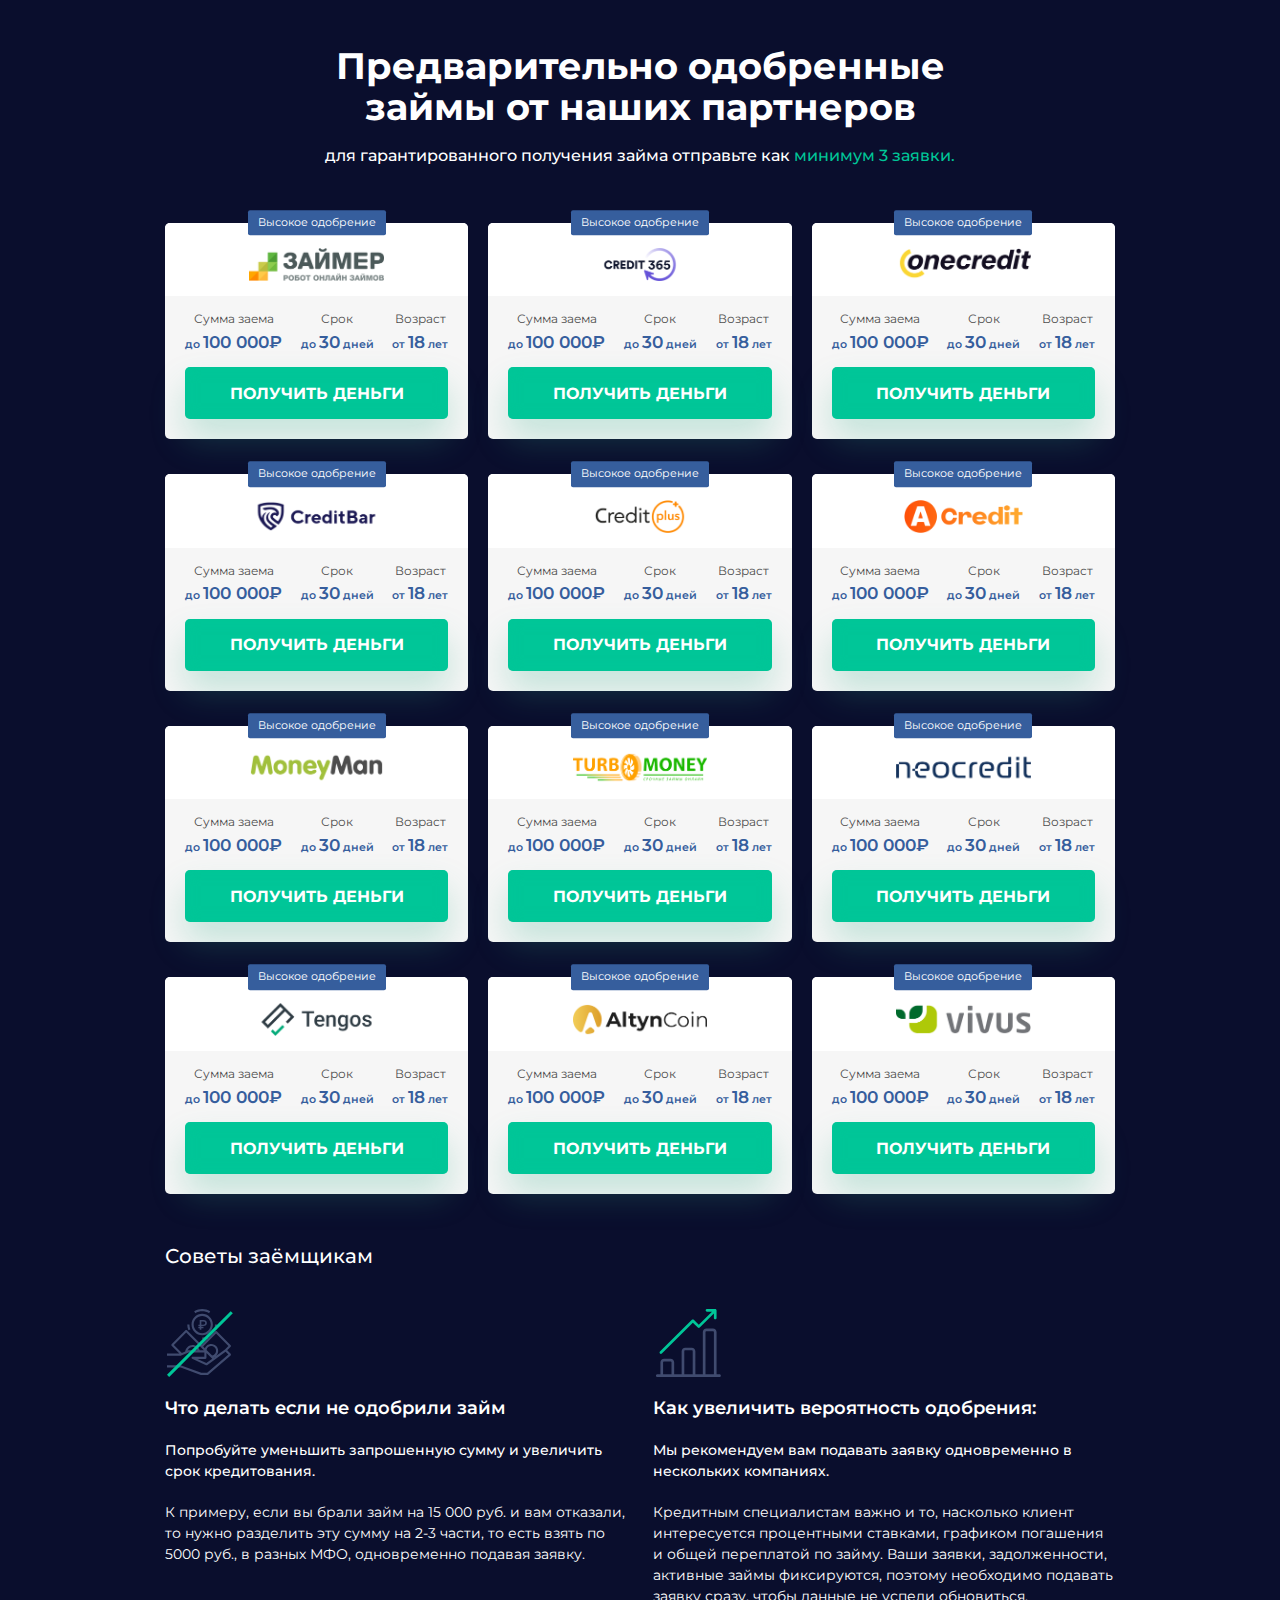
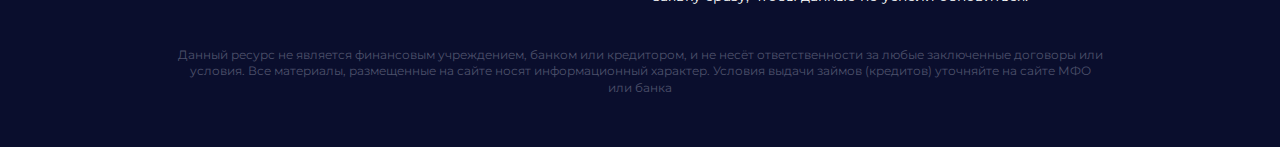
<file: offers_04/index.html>
<!DOCTYPE html>
<html lang="ru">
  <head>
    <meta charset="UTF-8" />
    <meta http-equiv="x-ua-compatible" content="ie=edge" />
    <meta
      name="viewport"
      content="width=device-width,initial-scale=1,shrink-to-fit=no"
    />
    <meta name="robots" content="index, follow" />
    <meta name="google" content="notranslate" />
    <meta name="format-detection" content="telephone=no" />
    <meta name="description" content="" />
    <title>Главная</title>
    <link rel="stylesheet" href="./css/index.min.css" />
  </head>
  <body>
    <div class="wrapper">
      <main class="content">
        <section class="offers">
          <div class="container">
            <div class="offers__wrapper">
              <h1 class="offers__title">
                Предварительно одобренные займы от наших партнеров
              </h1>
              <span class="offers__subtitle"
                >для гарантированного получения займа отправьте как
                <span>минимум 3 заявки.</span></span
              >
              <div class="offers__items">
                <a class="offers__item offer" href="#"
                  ><div class="offer__wrappper">
                    <div class="offer__head">
                      <div class="offer__embed">Высокое одобрение</div>
                      <div class="offer__logo">
                        <img src="./images/offer/logo_01.png" alt="logo" />
                      </div>
                    </div>
                    <div class="offer__body">
                      <div class="offer__items">
                        <div class="offer__item">
                          <span class="offer__label">Сумма заема</span>
                          <strong class="offer__value"
                            >до <span>100 000₽</span></strong
                          >
                        </div>
                        <div class="offer__item">
                          <span class="offer__label">Срок</span>
                          <strong class="offer__value"
                            >до <span>30</span> дней</strong
                          >
                        </div>
                        <div class="offer__item">
                          <span class="offer__label">Возраст</span>
                          <strong class="offer__value"
                            >от <span>18</span> лет</strong
                          >
                        </div>
                      </div>
                      <button class="offer__button" type="button">
                        Получить деньги
                      </button>
                    </div>
                  </div></a
                ><a class="offers__item offer" href="#"
                  ><div class="offer__wrappper">
                    <div class="offer__head">
                      <div class="offer__embed">Высокое одобрение</div>
                      <div class="offer__logo">
                        <img src="./images/offer/logo_02.png" alt="logo" />
                      </div>
                    </div>
                    <div class="offer__body">
                      <div class="offer__items">
                        <div class="offer__item">
                          <span class="offer__label">Сумма заема</span>
                          <strong class="offer__value"
                            >до <span>100 000₽</span></strong
                          >
                        </div>
                        <div class="offer__item">
                          <span class="offer__label">Срок</span>
                          <strong class="offer__value"
                            >до <span>30</span> дней</strong
                          >
                        </div>
                        <div class="offer__item">
                          <span class="offer__label">Возраст</span>
                          <strong class="offer__value"
                            >от <span>18</span> лет</strong
                          >
                        </div>
                      </div>
                      <button class="offer__button" type="button">
                        Получить деньги
                      </button>
                    </div>
                  </div></a
                ><a class="offers__item offer" href="#"
                  ><div class="offer__wrappper">
                    <div class="offer__head">
                      <div class="offer__embed">Высокое одобрение</div>
                      <div class="offer__logo">
                        <img src="./images/offer/logo_03.png" alt="logo" />
                      </div>
                    </div>
                    <div class="offer__body">
                      <div class="offer__items">
                        <div class="offer__item">
                          <span class="offer__label">Сумма заема</span>
                          <strong class="offer__value"
                            >до <span>100 000₽</span></strong
                          >
                        </div>
                        <div class="offer__item">
                          <span class="offer__label">Срок</span>
                          <strong class="offer__value"
                            >до <span>30</span> дней</strong
                          >
                        </div>
                        <div class="offer__item">
                          <span class="offer__label">Возраст</span>
                          <strong class="offer__value"
                            >от <span>18</span> лет</strong
                          >
                        </div>
                      </div>
                      <button class="offer__button" type="button">
                        Получить деньги
                      </button>
                    </div>
                  </div></a
                ><a class="offers__item offer" href="#"
                  ><div class="offer__wrappper">
                    <div class="offer__head">
                      <div class="offer__embed">Высокое одобрение</div>
                      <div class="offer__logo">
                        <img src="./images/offer/logo_04.png" alt="logo" />
                      </div>
                    </div>
                    <div class="offer__body">
                      <div class="offer__items">
                        <div class="offer__item">
                          <span class="offer__label">Сумма заема</span>
                          <strong class="offer__value"
                            >до <span>100 000₽</span></strong
                          >
                        </div>
                        <div class="offer__item">
                          <span class="offer__label">Срок</span>
                          <strong class="offer__value"
                            >до <span>30</span> дней</strong
                          >
                        </div>
                        <div class="offer__item">
                          <span class="offer__label">Возраст</span>
                          <strong class="offer__value"
                            >от <span>18</span> лет</strong
                          >
                        </div>
                      </div>
                      <button class="offer__button" type="button">
                        Получить деньги
                      </button>
                    </div>
                  </div></a
                ><a class="offers__item offer" href="#"
                  ><div class="offer__wrappper">
                    <div class="offer__head">
                      <div class="offer__embed">Высокое одобрение</div>
                      <div class="offer__logo">
                        <img src="./images/offer/logo_05.png" alt="logo" />
                      </div>
                    </div>
                    <div class="offer__body">
                      <div class="offer__items">
                        <div class="offer__item">
                          <span class="offer__label">Сумма заема</span>
                          <strong class="offer__value"
                            >до <span>100 000₽</span></strong
                          >
                        </div>
                        <div class="offer__item">
                          <span class="offer__label">Срок</span>
                          <strong class="offer__value"
                            >до <span>30</span> дней</strong
                          >
                        </div>
                        <div class="offer__item">
                          <span class="offer__label">Возраст</span>
                          <strong class="offer__value"
                            >от <span>18</span> лет</strong
                          >
                        </div>
                      </div>
                      <button class="offer__button" type="button">
                        Получить деньги
                      </button>
                    </div>
                  </div></a
                ><a class="offers__item offer" href="#"
                  ><div class="offer__wrappper">
                    <div class="offer__head">
                      <div class="offer__embed">Высокое одобрение</div>
                      <div class="offer__logo">
                        <img src="./images/offer/logo_06.png" alt="logo" />
                      </div>
                    </div>
                    <div class="offer__body">
                      <div class="offer__items">
                        <div class="offer__item">
                          <span class="offer__label">Сумма заема</span>
                          <strong class="offer__value"
                            >до <span>100 000₽</span></strong
                          >
                        </div>
                        <div class="offer__item">
                          <span class="offer__label">Срок</span>
                          <strong class="offer__value"
                            >до <span>30</span> дней</strong
                          >
                        </div>
                        <div class="offer__item">
                          <span class="offer__label">Возраст</span>
                          <strong class="offer__value"
                            >от <span>18</span> лет</strong
                          >
                        </div>
                      </div>
                      <button class="offer__button" type="button">
                        Получить деньги
                      </button>
                    </div>
                  </div></a
                ><a class="offers__item offer" href="#"
                  ><div class="offer__wrappper">
                    <div class="offer__head">
                      <div class="offer__embed">Высокое одобрение</div>
                      <div class="offer__logo">
                        <img src="./images/offer/logo_07.png" alt="logo" />
                      </div>
                    </div>
                    <div class="offer__body">
                      <div class="offer__items">
                        <div class="offer__item">
                          <span class="offer__label">Сумма заема</span>
                          <strong class="offer__value"
                            >до <span>100 000₽</span></strong
                          >
                        </div>
                        <div class="offer__item">
                          <span class="offer__label">Срок</span>
                          <strong class="offer__value"
                            >до <span>30</span> дней</strong
                          >
                        </div>
                        <div class="offer__item">
                          <span class="offer__label">Возраст</span>
                          <strong class="offer__value"
                            >от <span>18</span> лет</strong
                          >
                        </div>
                      </div>
                      <button class="offer__button" type="button">
                        Получить деньги
                      </button>
                    </div>
                  </div></a
                ><a class="offers__item offer" href="#"
                  ><div class="offer__wrappper">
                    <div class="offer__head">
                      <div class="offer__embed">Высокое одобрение</div>
                      <div class="offer__logo">
                        <img src="./images/offer/logo_08.png" alt="logo" />
                      </div>
                    </div>
                    <div class="offer__body">
                      <div class="offer__items">
                        <div class="offer__item">
                          <span class="offer__label">Сумма заема</span>
                          <strong class="offer__value"
                            >до <span>100 000₽</span></strong
                          >
                        </div>
                        <div class="offer__item">
                          <span class="offer__label">Срок</span>
                          <strong class="offer__value"
                            >до <span>30</span> дней</strong
                          >
                        </div>
                        <div class="offer__item">
                          <span class="offer__label">Возраст</span>
                          <strong class="offer__value"
                            >от <span>18</span> лет</strong
                          >
                        </div>
                      </div>
                      <button class="offer__button" type="button">
                        Получить деньги
                      </button>
                    </div>
                  </div></a
                ><a class="offers__item offer" href="#"
                  ><div class="offer__wrappper">
                    <div class="offer__head">
                      <div class="offer__embed">Высокое одобрение</div>
                      <div class="offer__logo">
                        <img src="./images/offer/logo_09.png" alt="logo" />
                      </div>
                    </div>
                    <div class="offer__body">
                      <div class="offer__items">
                        <div class="offer__item">
                          <span class="offer__label">Сумма заема</span>
                          <strong class="offer__value"
                            >до <span>100 000₽</span></strong
                          >
                        </div>
                        <div class="offer__item">
                          <span class="offer__label">Срок</span>
                          <strong class="offer__value"
                            >до <span>30</span> дней</strong
                          >
                        </div>
                        <div class="offer__item">
                          <span class="offer__label">Возраст</span>
                          <strong class="offer__value"
                            >от <span>18</span> лет</strong
                          >
                        </div>
                      </div>
                      <button class="offer__button" type="button">
                        Получить деньги
                      </button>
                    </div>
                  </div></a
                ><a class="offers__item offer" href="#"
                  ><div class="offer__wrappper">
                    <div class="offer__head">
                      <div class="offer__embed">Высокое одобрение</div>
                      <div class="offer__logo">
                        <img src="./images/offer/logo_10.png" alt="logo" />
                      </div>
                    </div>
                    <div class="offer__body">
                      <div class="offer__items">
                        <div class="offer__item">
                          <span class="offer__label">Сумма заема</span>
                          <strong class="offer__value"
                            >до <span>100 000₽</span></strong
                          >
                        </div>
                        <div class="offer__item">
                          <span class="offer__label">Срок</span>
                          <strong class="offer__value"
                            >до <span>30</span> дней</strong
                          >
                        </div>
                        <div class="offer__item">
                          <span class="offer__label">Возраст</span>
                          <strong class="offer__value"
                            >от <span>18</span> лет</strong
                          >
                        </div>
                      </div>
                      <button class="offer__button" type="button">
                        Получить деньги
                      </button>
                    </div>
                  </div></a
                ><a class="offers__item offer" href="#"
                  ><div class="offer__wrappper">
                    <div class="offer__head">
                      <div class="offer__embed">Высокое одобрение</div>
                      <div class="offer__logo">
                        <img src="./images/offer/logo_11.png" alt="logo" />
                      </div>
                    </div>
                    <div class="offer__body">
                      <div class="offer__items">
                        <div class="offer__item">
                          <span class="offer__label">Сумма заема</span>
                          <strong class="offer__value"
                            >до <span>100 000₽</span></strong
                          >
                        </div>
                        <div class="offer__item">
                          <span class="offer__label">Срок</span>
                          <strong class="offer__value"
                            >до <span>30</span> дней</strong
                          >
                        </div>
                        <div class="offer__item">
                          <span class="offer__label">Возраст</span>
                          <strong class="offer__value"
                            >от <span>18</span> лет</strong
                          >
                        </div>
                      </div>
                      <button class="offer__button" type="button">
                        Получить деньги
                      </button>
                    </div>
                  </div></a
                ><a class="offers__item offer" href="#"
                  ><div class="offer__wrappper">
                    <div class="offer__head">
                      <div class="offer__embed">Высокое одобрение</div>
                      <div class="offer__logo">
                        <img src="./images/offer/logo_12.png" alt="logo" />
                      </div>
                    </div>
                    <div class="offer__body">
                      <div class="offer__items">
                        <div class="offer__item">
                          <span class="offer__label">Сумма заема</span>
                          <strong class="offer__value"
                            >до <span>100 000₽</span></strong
                          >
                        </div>
                        <div class="offer__item">
                          <span class="offer__label">Срок</span>
                          <strong class="offer__value"
                            >до <span>30</span> дней</strong
                          >
                        </div>
                        <div class="offer__item">
                          <span class="offer__label">Возраст</span>
                          <strong class="offer__value"
                            >от <span>18</span> лет</strong
                          >
                        </div>
                      </div>
                      <button class="offer__button" type="button">
                        Получить деньги
                      </button>
                    </div>
                  </div></a
                >
              </div>
            </div>
          </div>
        </section>
      </main>
      <footer class="footer">
        <div class="container">
          <div class="footer__wrapper">
            <div class="footer__title">Советы заёмщикам</div>
            <div class="footer__row">
              <div class="footer__col">
                <div class="footer__icon">
                  <img src="./images/footer/icon_01.svg" alt="icon" />
                </div>
                <span class="footer__label"
                  >Что делать если не одобрили займ</span
                >
                <p class="footer__text footer__text_bold">
                  Попробуйте уменьшить запрошенную сумму и увеличить срок
                  кредитования.
                </p>
                <p class="footer__text">
                  К примеру, если вы брали займ на 15 000 руб. и вам отказали,
                  то нужно разделить эту сумму на 2-3 части, то есть взять по
                  5000 руб., в разных МФО, одновременно подавая заявку.
                </p>
              </div>
              <div class="footer__col">
                <div class="footer__icon">
                  <img src="./images/footer/icon_02.svg" alt="icon" />
                </div>
                <span class="footer__label"
                  >Как увеличить вероятность одобрения:</span
                >
                <p class="footer__text footer__text_bold">
                  Мы рекомендуем вам подавать заявку одновременно в нескольких
                  компаниях.
                </p>
                <p class="footer__text">
                  Кредитным специалистам важно и то, насколько клиент
                  интересуется процентными ставками, графиком погашения и общей
                  переплатой по займу. Ваши заявки, задолженности, активные
                  займы фиксируются, поэтому необходимо подавать заявку сразу,
                  чтобы данные не успели обновиться.
                </p>
              </div>
            </div>
            <p class="footer__info">
              Данный ресурс не является финансовым учреждением, банком или
              кредитором, и не несёт ответственности за любые заключенные
              договоры или условия. Все материалы, размещенные на сайте носят
              информационный характер. Условия выдачи займов (кредитов)
              уточняйте на сайте МФО или банка
            </p>
          </div>
        </div>
      </footer>
    </div>
  </body>
</html>
</file>
<file: offers_01/css/index.min.css>
@font-face{font-family:GolosText;font-style:normal;font-weight:400;src:local("GolosText"),local("GolosText"),url(../fonts/GolosText-Regular.woff2) format("woff2"),url(../fonts/GolosText-Regular.woff) format("woff"),url(../fonts/GolosText-Regular.ttf) format("truetype")}@font-face{font-family:GolosText;font-style:normal;font-weight:500;src:local("GolosText"),local("GolosText"),url(../fonts/GolosText-Medium.woff2) format("woff2"),url(../fonts/GolosText-Medium.woff) format("woff"),url(../fonts/GolosText-Medium.ttf) format("truetype")}@font-face{font-family:GolosText;font-style:normal;font-weight:600;src:local("GolosText"),local("GolosText"),url(../fonts/GolosText-SemiBold.woff2) format("woff2"),url(../fonts/GolosText-SemiBold.woff) format("woff"),url(../fonts/GolosText-SemiBold.ttf) format("truetype")}@font-face{font-family:GolosText;font-style:normal;font-weight:700;src:local("GolosText"),local("GolosText"),url(../fonts/GolosText-Bold.woff2) format("woff2"),url(../fonts/GolosText-Bold.woff) format("woff"),url(../fonts/GolosText-Bold.ttf) format("truetype")}*{border:0;margin:0;min-width:0;padding:0}*,:after,:before{box-sizing:border-box}:active,:focus,a:active,a:focus{outline:none}a,a:visited{text-decoration:none}p a,p a:visited{text-decoration:underline}@media (any-hover:hover){a:hover{text-decoration:none}}p{text-wrap:pretty}aside,footer,header,nav{display:block}body,html{font-size:100%;height:100%;line-height:1;width:100%;-ms-text-size-adjust:100%;-moz-text-size-adjust:100%;-webkit-text-size-adjust:100%}button,input,textarea{font-family:inherit}input::-ms-clear{display:none}button{cursor:pointer}button::-moz-focus-inner{border:0;padding:0}ul li{list-style:none}img{height:auto;max-width:100%;object-fit:cover;vertical-align:top}h1,h2,h3,h4,h5,h6{font-size:inherit;font-weight:inherit;text-wrap:balance}body{background-color:#e6e6f0;color:#4b5959;font-family:GolosText;font-size:1rem;font-weight:400;line-height:1.2}.wrapper,body.no-scroll{overflow:hidden}.wrapper{display:flex;flex-direction:column;margin:0 auto;max-width:1920px;min-height:100%;width:100%}.container{margin:0 auto;max-width:970px;padding:0 10px}.image{display:block;position:relative}.image img{display:block;height:100%;left:0;object-fit:cover;position:absolute;top:0;width:100%}.content{flex:1 1 auto}.offers__wrapper{padding:.938rem 0 1.875rem}@media (min-width:576px){.offers__wrapper{padding:1.563rem 0 2.188rem}}@media (min-width:768px){.offers__wrapper{padding:2.813rem 0 2.188rem}}.offers__title{font-size:clamp(1.563rem,1.25rem + 1.56vw,3.125rem);font-weight:700;line-height:1.12;margin:0 0 .44em}.offers__subtitle,.offers__title{color:#4b5959;display:block;text-align:center}.offers__subtitle{font-size:.75rem;font-weight:500;line-height:1.5;margin:0 0 1.375em}@media (min-width:576px){.offers__subtitle{font-size:.875rem}}@media (min-width:768px){.offers__subtitle{font-size:1rem}}.offers__items{display:grid;gap:.938rem;margin:0 auto;max-width:25rem}@media (min-width:576px){.offers__items{gap:1.25rem;grid-template-columns:repeat(2,1fr);max-width:37.5rem}}@media (min-width:768px){.offers__items{gap:1.25rem}}@media (min-width:992px){.offers__items{grid-template-columns:repeat(3,1fr);margin:0;max-width:none}}.offer{display:flex;flex-direction:column}@media (any-hover:hover){.offer:hover .offer__wrappper{box-shadow:4px 4px 8px 0 #0003}.offer:hover .offer__button{background:#fff;color:#2dbe64}}.offer__wrappper{background:#fff;border-radius:1.875rem;display:flex;flex:1 1 auto;flex-direction:column;padding:.938rem;transition:box-shadow .2s linear}.offer__logo{height:2.875rem;margin:0 auto .938rem;max-width:11.75rem;width:100%}.offer__logo img{height:100%;object-fit:contain;width:100%}.offer__head{margin:0 0 .938rem}.offer__head-row{display:flex;gap:.313rem;justify-content:space-between}.offer__head-row:not(:last-child){margin:0 0 .25rem}.offer__text{color:#4b5959;display:block;font-size:.688rem;font-weight:500;line-height:1.8}.offer__percent{color:#4b5959;font-size:1.125rem;font-weight:600;line-height:1.5}.offer__body{background:#d5f5e1;border-radius:1.563rem;margin:auto 0 0;padding:10px 0 0}.offer__body .offer__text,.offer__sum{text-align:center}.offer__sum{color:#2dbe64;display:block;font-size:1.625rem;font-weight:700;line-height:1.5;margin:0 0 .313rem}.offer__button{align-items:center;background:#2dbe64;border:1px solid #2dbe64;border-radius:inherit;color:#fff;display:flex;font-size:1rem;font-weight:600;height:3.125em;justify-content:center;line-height:1.2;outline:none;padding:.625em .938em;text-align:center;transition-duration:.2s;transition-property:color,border,background;width:100%}.footer__wrapper{padding:0 0 1.25rem}@media (min-width:576px){.footer__wrapper{padding:0 0 2.813rem}}.footer__title{font-size:1.25rem;line-height:1.5;margin:0 0 1rem}.footer__label,.footer__title{color:#4b5959;display:block;font-weight:700}.footer__label{font-size:1rem;line-height:1.7;margin:0 0 .75rem}@media (min-width:768px){.footer__label{font-size:1.25rem}}.footer__row{display:grid;gap:1rem;margin:0 0 1.875rem}@media (min-width:576px){.footer__row{grid-template-columns:repeat(2,1fr)}}@media (min-width:768px){.footer__row{grid-template-columns:repeat(3,1fr)}}.footer__text{color:#4b5959;display:block;font-size:.875rem;font-weight:500;line-height:1.57143}.footer__list li{display:flex}.footer__list li:before{background-image:url(../images/footer/check.svg);background-position:bottom;background-repeat:no-repeat;background-size:1rem 1rem;content:"";display:block;flex:0 0 1rem;height:1.25rem;margin:0 .75rem 0 0;padding:.25rem 0 0;width:1rem}.footer__info{color:#4b5959;display:block;font-size:.75rem;line-height:1.6}.footer__info a{color:inherit}
</file>
<file: offers_02/css/index.min.css>
@font-face {
  font-family: "GolosText";
  font-style: normal;
  font-weight: 400;
  src: local("GolosText"), local("GolosText"), url("../fonts/GolosText/GolosText-Regular.woff2") format("woff2"), url("../fonts/GolosText/GolosText-Regular.woff") format("woff"), url("../fonts/GolosText/GolosText-Regular.ttf") format("truetype");
}
@font-face {
  font-family: "GolosText";
  font-style: normal;
  font-weight: 500;
  src: local("GolosText"), local("GolosText"), url("../fonts/GolosText/GolosText-Medium.woff2") format("woff2"), url("../fonts/GolosText/GolosText-Medium.woff") format("woff"), url("../fonts/GolosText/GolosText-Medium.ttf") format("truetype");
}
@font-face {
  font-family: "GolosText";
  font-style: normal;
  font-weight: 600;
  src: local("GolosText"), local("GolosText"), url("../fonts/GolosText/GolosText-SemiBold.woff2") format("woff2"), url("../fonts/GolosText/GolosText-SemiBold.woff") format("woff"), url("../fonts/GolosText/GolosText-SemiBold.ttf") format("truetype");
}
@font-face {
  font-family: "GolosText";
  font-style: normal;
  font-weight: 700;
  src: local("GolosText"), local("GolosText"), url("../fonts/GolosText/GolosText-Bold.woff2") format("woff2"), url("../fonts/GolosText/GolosText-Bold.woff") format("woff"), url("../fonts/GolosText/GolosText-Bold.ttf") format("truetype");
}
@font-face {
  font-family: "Montserrat";
  font-style: normal;
  font-weight: 400;
  src: local("Montserrat"), local("Montserrat"), url("../fonts/Montserrat/Montserrat-Regular.woff2") format("woff2"), url("../fonts/Montserrat/Montserrat-Regular.woff") format("woff"), url("../fonts/Montserrat/Montserrat-Regular.ttf") format("truetype");
}
@font-face {
  font-family: "Montserrat";
  font-style: normal;
  font-weight: 500;
  src: local("Montserrat"), local("Montserrat"), url("../fonts/Montserrat/Montserrat-Medium.woff2") format("woff2"), url("../fonts/Montserrat/Montserrat-Medium.woff") format("woff"), url("../fonts/Montserrat/Montserrat-Medium.ttf") format("truetype");
}
@font-face {
  font-family: "Montserrat";
  font-style: normal;
  font-weight: 600;
  src: local("Montserrat"), local("Montserrat"), url("../fonts/Montserrat/Montserrat-SemiBold.woff2") format("woff2"), url("../fonts/Montserrat/Montserrat-SemiBold.woff") format("woff"), url("../fonts/Montserrat/Montserrat-SemiBold.ttf") format("truetype");
}
* {
  min-width: 0;
  padding: 0;
  margin: 0;
  border: 0;
}

*,
*:before,
*:after {
  -webkit-box-sizing: border-box;
  box-sizing: border-box;
}

:focus,
:active {
  outline: none;
}

a:focus,
a:active {
  outline: none;
}

a,
a:visited {
  text-decoration: none;
}

p a,
p a:visited {
  text-decoration: underline;
}

@media (any-hover: hover) {
  a:hover {
    text-decoration: none;
  }
}
p {
  text-wrap: pretty;
}

nav,
footer,
header,
aside {
  display: block;
}

html,
body {
  height: 100%;
  width: 100%;
  font-size: 100%;
  line-height: 1;
  -ms-text-size-adjust: 100%;
  -moz-text-size-adjust: 100%;
  -webkit-text-size-adjust: 100%;
}

input,
button,
textarea {
  font-family: inherit;
}

input::-ms-clear {
  display: none;
}

button {
  cursor: pointer;
}

button::-moz-focus-inner {
  padding: 0;
  border: 0;
}

ul li {
  list-style: none;
}

img {
  max-width: 100%;
  height: auto;
  object-fit: cover;
  vertical-align: top;
}

h1,
h2,
h3,
h4,
h5,
h6 {
  font-size: inherit;
  font-weight: inherit;
  text-wrap: balance;
}

body {
  font-family: "GolosText";
  font-size: 1rem;
  font-weight: 400;
  line-height: 1.2;
  color: #4b5959;
  background-color: #ffffff;
}
body.no-scroll {
  overflow: hidden;
}
@media (min-width: 576px) {
  body {
    background-color: #e6e6f0;
  }
}

.wrapper {
  width: 100%;
  max-width: 1920px;
  min-height: 100%;
  margin: 0 auto;
  display: flex;
  flex-direction: column;
  overflow: hidden;
}

.container {
  margin: 0 auto;
  padding: 0 10px;
  max-width: 970px;
}

.image {
  display: block;
  position: relative;
}
.image img {
  width: 100%;
  height: 100%;
  display: block;
  position: absolute;
  top: 0;
  left: 0;
  object-fit: cover;
}

.content {
  flex: 1 1 auto;
}

.offers__wrapper {
  padding: 0.938rem 0 1.25rem 0;
}
@media (min-width: 576px) {
  .offers__wrapper {
    padding: 1.563rem 0 1.563rem 0;
  }
}
@media (min-width: 768px) {
  .offers__wrapper {
    padding: 2.813rem 0 2.188rem 0;
  }
}

.offers__title {
  margin: 0 0 0.44em 0;
  display: block;
  font-size: clamp(1.563rem, 1.25rem + 1.56vw, 3.125rem);
  font-weight: 700;
  line-height: 1.12;
  text-align: center;
  color: #4b5959;
}

.offers__subtitle {
  margin: 0 0 1.375em 0;
  display: block;
  font-weight: 500;
  font-size: 0.75rem;
  line-height: 1.5;
  text-align: center;
  color: #4b5959;
}
@media (min-width: 576px) {
  .offers__subtitle {
    font-size: 0.875rem;
  }
}
@media (min-width: 768px) {
  .offers__subtitle {
    font-size: 1rem;
  }
}

.offers__items {
  max-width: 25rem;
  margin: 0 auto;
  display: grid;
  gap: 0.938rem;
}
@media (min-width: 576px) {
  .offers__items {
    max-width: 37.5rem;
    grid-template-columns: repeat(2, 1fr);
    gap: 1.25rem;
  }
}
@media (min-width: 768px) {
  .offers__items {
    gap: 1.25rem;
  }
}
@media (min-width: 992px) {
  .offers__items {
    max-width: none;
    margin: 0;
    grid-template-columns: repeat(3, 1fr);
  }
}

.offer {
  display: flex;
  flex-direction: column;
}
@media (any-hover: hover) {
  .offer:hover .offer__wrappper {
    box-shadow: 0px 5px 10px 2px rgba(0, 0, 0, 0.2);
  }
  .offer:hover .offer__button svg {
    animation: shiftArrow 1s ease-in-out infinite;
  }
}

.offer__wrappper {
  flex: 1 1 auto;
  padding: 0.438rem 0.438rem 0 0.438rem;
  display: flex;
  flex-direction: column;
  background: #7b61ff;
  border-radius: 0.25rem;
  transition: box-shadow 0.2s linear;
}

.offer__body {
  flex: 1 1 auto;
  border-radius: 0.25rem;
  background: #ffffff;
  overflow: hidden;
}

.offer__logo {
  padding: 0.625rem;
  display: flex;
  justify-content: center;
  align-items: center;
  background: #f5f5ff;
}
.offer__logo img {
  flex: 0 1 11.75rem;
  height: 2.875rem;
  object-fit: contain;
}

.offer__info {
  padding: 0.438rem 0.625rem 0.625rem 0.625rem;
}

.offer__row {
  display: flex;
  align-items: center;
  justify-content: space-between;
  gap: 0.313rem;
}

.offer__label {
  display: block;
  font-weight: 500;
  font-size: 0.688rem;
  line-height: 1.8;
  color: #4b5959;
}

.offer__value {
  display: block;
  font-weight: 600;
  font-size: 1rem;
  line-height: 1.5;
  color: #4b5959;
}

.offer__sum {
  display: block;
  font-weight: 700;
  font-size: 1.625rem;
  line-height: 1.53846;
  color: #4b5959;
}

.offer__button {
  width: 100%;
  padding: 0.813rem;
  display: flex;
  align-items: center;
  justify-content: space-between;
  gap: 0.625rem;
  font-weight: 600;
  font-size: 1rem;
  line-height: 1.5;
  color: #fff;
  background: none;
  outline: none;
  border: none;
}
.offer__button svg {
  flex: 0 0 1.063em;
  width: 1.063em;
  height: 1.063em;
  display: block;
  fill: currentColor;
}

@keyframes shiftArrow {
  0% {
    transform: translate3d(0, 0, 0);
  }
  50% {
    transform: translate3d(-10px, 0, 0);
  }
  100% {
    transform: translate3d(0, 0, 0);
  }
}
.footer {
  font-family: "Montserrat";
}

.footer__wrapper {
  padding: 0 0.938rem 1.875rem;
}
@media (min-width: 768px) {
  .footer__wrapper {
    padding: 0 0.938rem 3.125rem;
  }
}

.footer__title {
  margin: 0 0 1.875rem 0;
  display: block;
  font-weight: 500;
  text-align: center;
  font-size: 1.25rem;
  color: #4b5959;
}
@media (min-width: 768px) {
  .footer__title {
    margin: 0 0 2.5rem 0;
    text-align: left;
  }
}

.footer__row {
  margin: 0 0 1.875rem 0;
  display: grid;
  gap: 3.125rem 1.563rem;
}
@media (min-width: 768px) {
  .footer__row {
    grid-template-columns: repeat(2, 1fr);
  }
}
@media (min-width: 768px) {
  .footer__row {
    margin: 0 0 2.5rem 0;
  }
}

.footer__icon:not(:last-child),
.footer__label:not(:last-child),
.footer__text:not(:last-child) {
  margin: 0 0 0.938rem 0;
}
@media (min-width: 768px) {
  .footer__icon:not(:last-child),
  .footer__label:not(:last-child),
  .footer__text:not(:last-child) {
    margin: 0 0 1.25rem 0;
  }
}

.footer__icon {
  max-width: 4.375rem;
}
.footer__icon img {
  width: 100%;
}

.footer__label {
  display: block;
  font-weight: 600;
  font-size: 1.125rem;
  color: #4b5959;
}

.footer__text {
  display: block;
  font-weight: 400;
  font-size: 0.875rem;
  line-height: 1.5;
  color: #4b5959;
}
.footer__text_bold {
  font-weight: 500;
}

.footer__info {
  display: block;
  font-size: 0.75rem;
  line-height: 1.4;
  text-align: center;
  color: #4b5959;
}
/*# sourceMappingURL=[data-uri] */
</file>
<file: offers_03/css/index.min.css>
@font-face{font-family:Montserrat;font-style:normal;font-weight:400;src:local("Montserrat"),local("Montserrat"),url(../fonts/Montserrat/Montserrat-Regular.woff2) format("woff2"),url(../fonts/Montserrat/Montserrat-Regular.woff) format("woff"),url(../fonts/Montserrat/Montserrat-Regular.ttf) format("truetype")}@font-face{font-family:Montserrat;font-style:normal;font-weight:500;src:local("Montserrat"),local("Montserrat"),url(../fonts/Montserrat/Montserrat-Medium.woff2) format("woff2"),url(../fonts/Montserrat/Montserrat-Medium.woff) format("woff"),url(../fonts/Montserrat/Montserrat-Medium.ttf) format("truetype")}@font-face{font-family:Montserrat;font-style:normal;font-weight:600;src:local("Montserrat"),local("Montserrat"),url(../fonts/Montserrat/Montserrat-SemiBold.woff2) format("woff2"),url(../fonts/Montserrat/Montserrat-SemiBold.woff) format("woff"),url(../fonts/Montserrat/Montserrat-SemiBold.ttf) format("truetype")}@font-face{font-family:Montserrat;font-style:normal;font-weight:700;src:local("Montserrat"),local("Montserrat"),url(../fonts/Montserrat/Montserrat-Bold.woff2) format("woff2"),url(../fonts/Montserrat/Montserrat-Bold.woff) format("woff"),url(../fonts/Montserrat/Montserrat-Bold.ttf) format("truetype")}*{border:0;margin:0;min-width:0;padding:0}*,:after,:before{box-sizing:border-box}:active,:focus,a:active,a:focus{outline:none}a,a:visited{text-decoration:none}p a,p a:visited{text-decoration:underline}@media (any-hover:hover){a:hover{text-decoration:none}}p{text-wrap:pretty}aside,footer,header,nav{display:block}body,html{font-size:100%;height:100%;line-height:1;width:100%;-ms-text-size-adjust:100%;-moz-text-size-adjust:100%;-webkit-text-size-adjust:100%}button,input,textarea{font-family:inherit}input::-ms-clear{display:none}button{cursor:pointer}button::-moz-focus-inner{border:0;padding:0}ul li{list-style:none}img{height:auto;max-width:100%;object-fit:cover;vertical-align:top}h1,h2,h3,h4,h5,h6{font-size:inherit;font-weight:inherit;text-wrap:balance}body{background-color:#fff;color:#4b5959;font-family:Montserrat;font-size:1rem;font-weight:400;line-height:1.2}body.no-scroll{overflow:hidden}@media (min-width:576px){body{background-color:#e6e6f0}}.wrapper{display:flex;flex-direction:column;margin:0 auto;max-width:1920px;min-height:100%;overflow:hidden;width:100%}.container{margin:0 auto;max-width:970px;padding:0 10px}.image{display:block;position:relative}.image img{display:block;height:100%;left:0;object-fit:cover;position:absolute;top:0;width:100%}.content{flex:1 1 auto}.offers__wrapper{padding:.938rem 0 2.188rem}@media (min-width:576px){.offers__wrapper{padding:1.563rem 0 2.188rem}}@media (min-width:768px){.offers__wrapper{padding:2.813rem 0 3.125rem}}.offers__title{font-size:clamp(1.563rem,1.25rem + 1.56vw,3.125rem);font-weight:700;line-height:1.12;margin:0 0 .44em}.offers__subtitle,.offers__title{color:#4b5959;display:block;text-align:center}.offers__subtitle{font-size:.75rem;font-weight:500;line-height:1.5;margin:0 0 1.375em}@media (min-width:576px){.offers__subtitle{font-size:.875rem}}@media (min-width:768px){.offers__subtitle{font-size:1rem}}.offers__items{display:grid;gap:.938rem;margin:0 auto;max-width:23.125rem}@media (min-width:576px){.offers__items{gap:1.25rem;grid-template-columns:repeat(2,1fr);max-width:40rem}}@media (min-width:768px){.offers__items{gap:1.25rem}}@media (min-width:992px){.offers__items{grid-template-columns:repeat(3,1fr);margin:0;max-width:none}}.offer{display:flex;flex-direction:column}@media (any-hover:hover){.offer:hover .offer__wrappper{border-color:#f22a52}.offer:hover .offer__button{background:#fff;color:#f22a52}}.offer__wrappper{background:#fff;border:1px solid #bcbccc;display:flex;flex:1 1 auto;flex-direction:column;padding:1.25rem;transition:border .2s linear}.offer__embed,.offer__logo,.offer__row{margin:0 0 .75rem}.offer__logo{align-self:center;flex:0 0 2.875rem;height:2.875rem;max-width:11.75rem;width:100%}.offer__logo img{height:100%;object-fit:contain;width:100%}.offer__embed{align-items:center;background:#fee000;-webkit-clip-path:polygon(0 0,100% 0,95% 100%,5% 100%);clip-path:polygon(0 0,100% 0,95% 100%,5% 100%);color:#000;display:flex;font-size:1rem;font-weight:500;justify-content:center;line-height:1.625;padding:.313rem .938rem;text-align:center}.offer__embed span{padding:0 0 0 .313rem}.offer__row{align-items:center;display:flex;gap:.625rem;justify-content:space-between}.offer__icon{flex:0 0 2rem;height:2rem;width:2rem}.offer__label{color:#000;display:block;font-size:1.25rem;font-weight:700;line-height:1.3}.offer__button{align-items:center;background:#f22a52;border:1px solid #f22a52;border-radius:.25rem;color:#fff;display:flex;font-size:1.125rem;font-weight:600;height:3.222em;justify-content:center;line-height:1.33333;margin:auto 0 0;padding:.625rem .938rem;text-align:center;transition-duration:.2s;transition-property:color,background}.footer__wrapper{padding:0 0 1.25rem}@media (min-width:576px){.footer__wrapper{padding:0 0 2.813rem}}.footer__title{font-size:1.25rem;line-height:1.5;margin:0 0 1rem}.footer__label,.footer__title{color:#4b5959;display:block;font-weight:700}.footer__label{font-size:1rem;line-height:1.7;margin:0 0 .75rem}.footer__row{display:grid;gap:1rem;margin:0 0 1.875rem}@media (min-width:576px){.footer__row{grid-template-columns:repeat(2,1fr)}}@media (min-width:768px){.footer__row{grid-template-columns:repeat(3,1fr)}}.footer__text{color:#4b5959;display:block;font-size:.875rem;font-weight:500;line-height:1.57143}.footer__list li{display:flex}.footer__list li:before{background-image:url(../images/footer/check.svg);background-position:bottom;background-repeat:no-repeat;background-size:1rem 1rem;content:"";display:block;flex:0 0 1rem;height:1.25rem;margin:0 .75rem 0 0;padding:.25rem 0 0;width:1rem}.footer__info{color:#4b5959;display:block;font-size:.75rem;line-height:1.6}.footer__info a{color:inherit}
</file>
<file: offers_04/css/index.min.css>
@font-face{font-family:Montserrat;font-style:normal;font-weight:400;src:local("Montserrat"),local("Montserrat"),url(../fonts/Montserrat-Regular.woff2) format("woff2"),url(../fonts/Montserrat-Regular.woff) format("woff"),url(../fonts/Montserrat-Regular.ttf) format("truetype")}@font-face{font-family:Montserrat;font-style:normal;font-weight:500;src:local("Montserrat"),local("Montserrat"),url(../fonts/Montserrat-Medium.woff2) format("woff2"),url(../fonts/Montserrat-Medium.woff) format("woff"),url(../fonts/Montserrat-Medium.ttf) format("truetype")}@font-face{font-family:Montserrat;font-style:normal;font-weight:600;src:local("Montserrat"),local("Montserrat"),url(../fonts/Montserrat-SemiBold.woff2) format("woff2"),url(../fonts/Montserrat-SemiBold.woff) format("woff"),url(../fonts/Montserrat-SemiBold.ttf) format("truetype")}@font-face{font-family:Montserrat;font-style:normal;font-weight:700;src:local("Montserrat"),local("Montserrat"),url(../fonts/Montserrat-Bold.woff2) format("woff2"),url(../fonts/Montserrat-Bold.woff) format("woff"),url(../fonts/Montserrat-Bold.ttf) format("truetype")}*{border:0;margin:0;min-width:0;padding:0}*,:after,:before{box-sizing:border-box}:active,:focus,a:active,a:focus{outline:none}a,a:visited{text-decoration:none}p a,p a:visited{text-decoration:underline}@media (any-hover:hover){a:hover{text-decoration:none}}p{text-wrap:pretty}aside,footer,header,nav{display:block}body,html{font-size:100%;height:100%;line-height:1;width:100%;-ms-text-size-adjust:100%;-moz-text-size-adjust:100%;-webkit-text-size-adjust:100%}button,input,textarea{font-family:inherit}input::-ms-clear{display:none}button{cursor:pointer}button::-moz-focus-inner{border:0;padding:0}ul li{list-style:none}img{height:auto;max-width:100%;object-fit:cover;vertical-align:top}h1,h2,h3,h4,h5,h6{font-size:inherit;font-weight:inherit;text-wrap:balance}body{background:#0a0e2d;color:#fff;font-family:Montserrat;font-size:1rem;font-weight:400;line-height:1.2}.wrapper,body.no-scroll{overflow:hidden}.wrapper{display:flex;flex-direction:column;margin:0 auto;max-width:1920px;min-height:100%;width:100%}.container{margin:0 auto;max-width:990px;padding:0 20px}.image{display:block;position:relative}.image img{display:block;height:100%;left:0;object-fit:cover;position:absolute;top:0;width:100%}.content{flex:1 1 auto}.offers__wrapper{padding:.938rem 0 1.875rem}@media (min-width:576px){.offers__wrapper{padding:1.563rem 0 2.188rem}}@media (min-width:768px){.offers__wrapper{padding:2.813rem 0 3.125rem}}.offers__title{color:#fff;display:block;font-size:clamp(1.063rem,.65rem + 2.06vw,3.125rem);font-weight:500;line-height:1.12;margin:0 0 .44em;text-align:center}@media (min-width:576px){.offers__title{font-weight:700}}.offers__subtitle{color:#fff;display:block;font-size:.75rem;font-weight:500;line-height:1.5;margin:0 0 3.438em;text-align:center}.offers__subtitle span{color:#00c698}@media (min-width:576px){.offers__subtitle{font-size:.875rem}}@media (min-width:768px){.offers__subtitle{font-size:1rem}}.offers__items{display:grid;gap:1.875rem;margin:0 auto;max-width:22.5rem}@media (min-width:630px){.offers__items{gap:2.188rem .938rem;grid-template-columns:repeat(2,1fr);max-width:37.5rem}}@media (min-width:768px){.offers__items{gap:2.188rem 1.25rem}}@media (min-width:992px){.offers__items{grid-template-columns:repeat(3,1fr);margin:0;max-width:none}}.offer{display:flex;flex-direction:column}@media (any-hover:hover){.offer:hover .offer__wrappper{box-shadow:0 20px 34px 0 #3bb38e42}.offer:hover .offer__button{background:#0000;color:#00c698}}.offer__wrappper{background:#f6f6f6;border-radius:.313rem;flex:1 1 auto;transition:box-shadow .2s linear}.offer__head,.offer__wrappper{display:flex;flex-direction:column}.offer__head{align-items:center;background:#fff;border-radius:.313rem .313rem 0 0;padding:0 1.25rem .938rem}.offer__embed{align-items:center;background:#365e9d;border-radius:.125rem;color:#fff;display:flex;font-size:.688rem;justify-content:center;line-height:1.4;min-height:1.909em;padding:.455em .909em;text-align:center;transform:translateY(-50%)}.offer__logo{flex:0 0 2.063rem;height:2.063rem;max-width:8.5rem;width:100%}.offer__logo img{height:100%;object-fit:contain;width:100%}.offer__body{display:flex;flex:1 1 auto;flex-direction:column;padding:.625rem .938rem .938rem}@media (min-width:768px){.offer__body{padding:.938rem 1.25rem 1.25rem}}.offer__items{flex-wrap:wrap;gap:.313rem;margin:0 0 .938rem}.offer__item,.offer__items{display:flex;justify-content:space-between}.offer__item{align-items:center;flex-direction:column}.offer__label{color:#4e4e4e;font-size:.75rem;line-height:1.4;margin:0 0 .25rem;text-align:center}.offer__value{color:#365e9d;font-size:.688rem;font-weight:600;text-align:center}.offer__value span{font-size:1.063rem}@media (min-width:380px){.offer__value{font-size:.813rem}.offer__value span{font-size:1.375rem}}@media (min-width:576px){.offer__value{font-size:.75rem}.offer__value span{font-size:1rem}}@media (min-width:768px){.offer__value{font-size:.688rem}.offer__value span{font-size:1.063rem}}.offer__button{align-items:center;background:#00c698;border:none;border-radius:.313rem;box-shadow:0 20px 34px 0 #3bb38e42,inset 0 0 13px 0 #00c69899;color:#fff;display:flex;font-size:.813rem;font-weight:700;height:3rem;justify-content:center;margin:auto 0 0;outline:none;text-align:center;text-transform:uppercase;transition-duration:.2s;transition-property:color,background,box-shadow;width:100%}@media (min-width:768px){.offer__button{font-size:1rem;height:3.25rem}}.footer{font-family:Montserrat}.footer__wrapper{padding:0 0 1.875rem}@media (min-width:768px){.footer__wrapper{padding:0 0 3.125rem}}.footer__title{color:#fff;display:block;font-size:1.25rem;font-weight:500;margin:0 0 1.875rem;text-align:center}@media (min-width:768px){.footer__title{margin:0 0 2.5rem;text-align:left}}.footer__row{display:grid;gap:3.125rem 1.563rem;margin:0 0 1.875rem}@media (min-width:768px){.footer__row{grid-template-columns:repeat(2,1fr);margin:0 0 2.5rem}}.footer__icon:not(:last-child),.footer__label:not(:last-child),.footer__text:not(:last-child){margin:0 0 .938rem}@media (min-width:768px){.footer__icon:not(:last-child),.footer__label:not(:last-child),.footer__text:not(:last-child){margin:0 0 1.25rem}}.footer__icon{max-width:4.375rem}.footer__icon img{width:100%}.footer__label{color:#fff;display:block;font-size:1.125rem;font-weight:600}.footer__text{color:#fff;display:block;font-size:.875rem;font-weight:400;line-height:1.5}.footer__text_bold{font-weight:500}.footer__info{color:#4d516b;display:block;font-size:.75rem;line-height:1.4;text-align:center}
</file>
